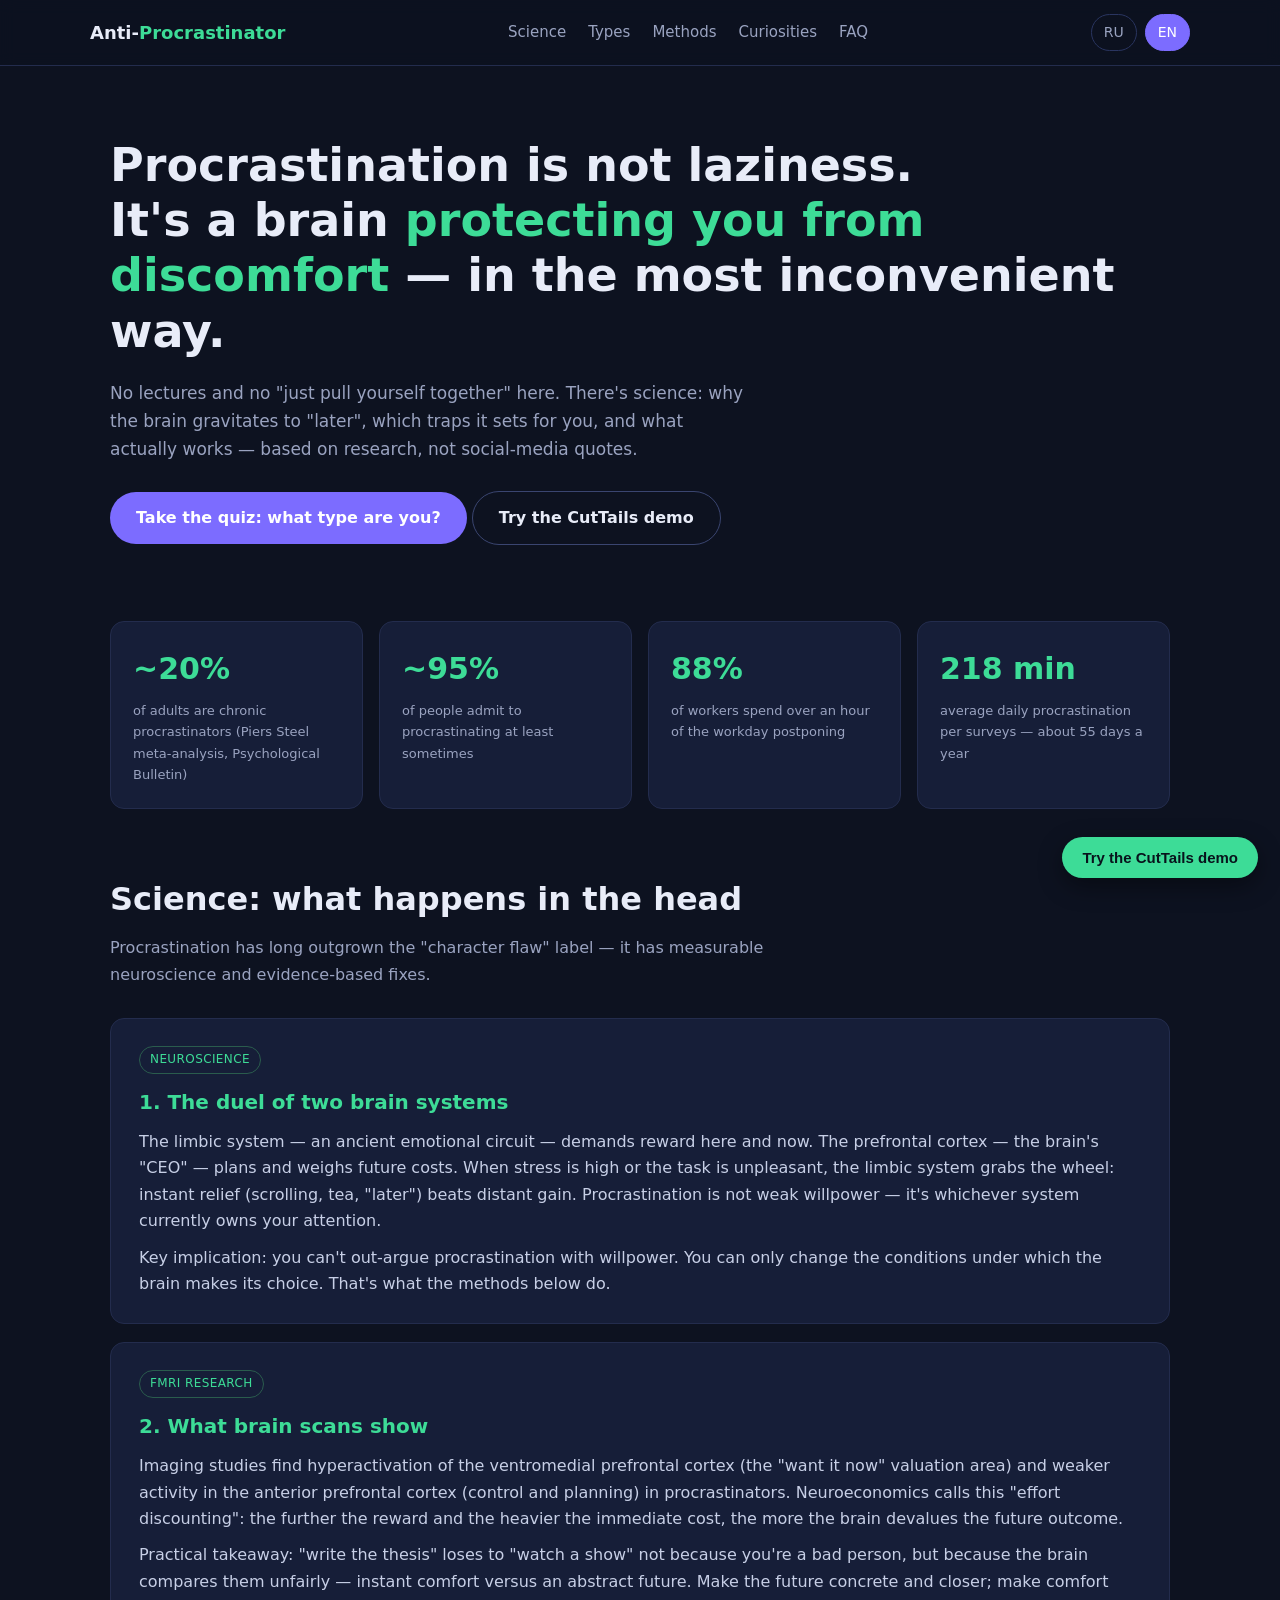
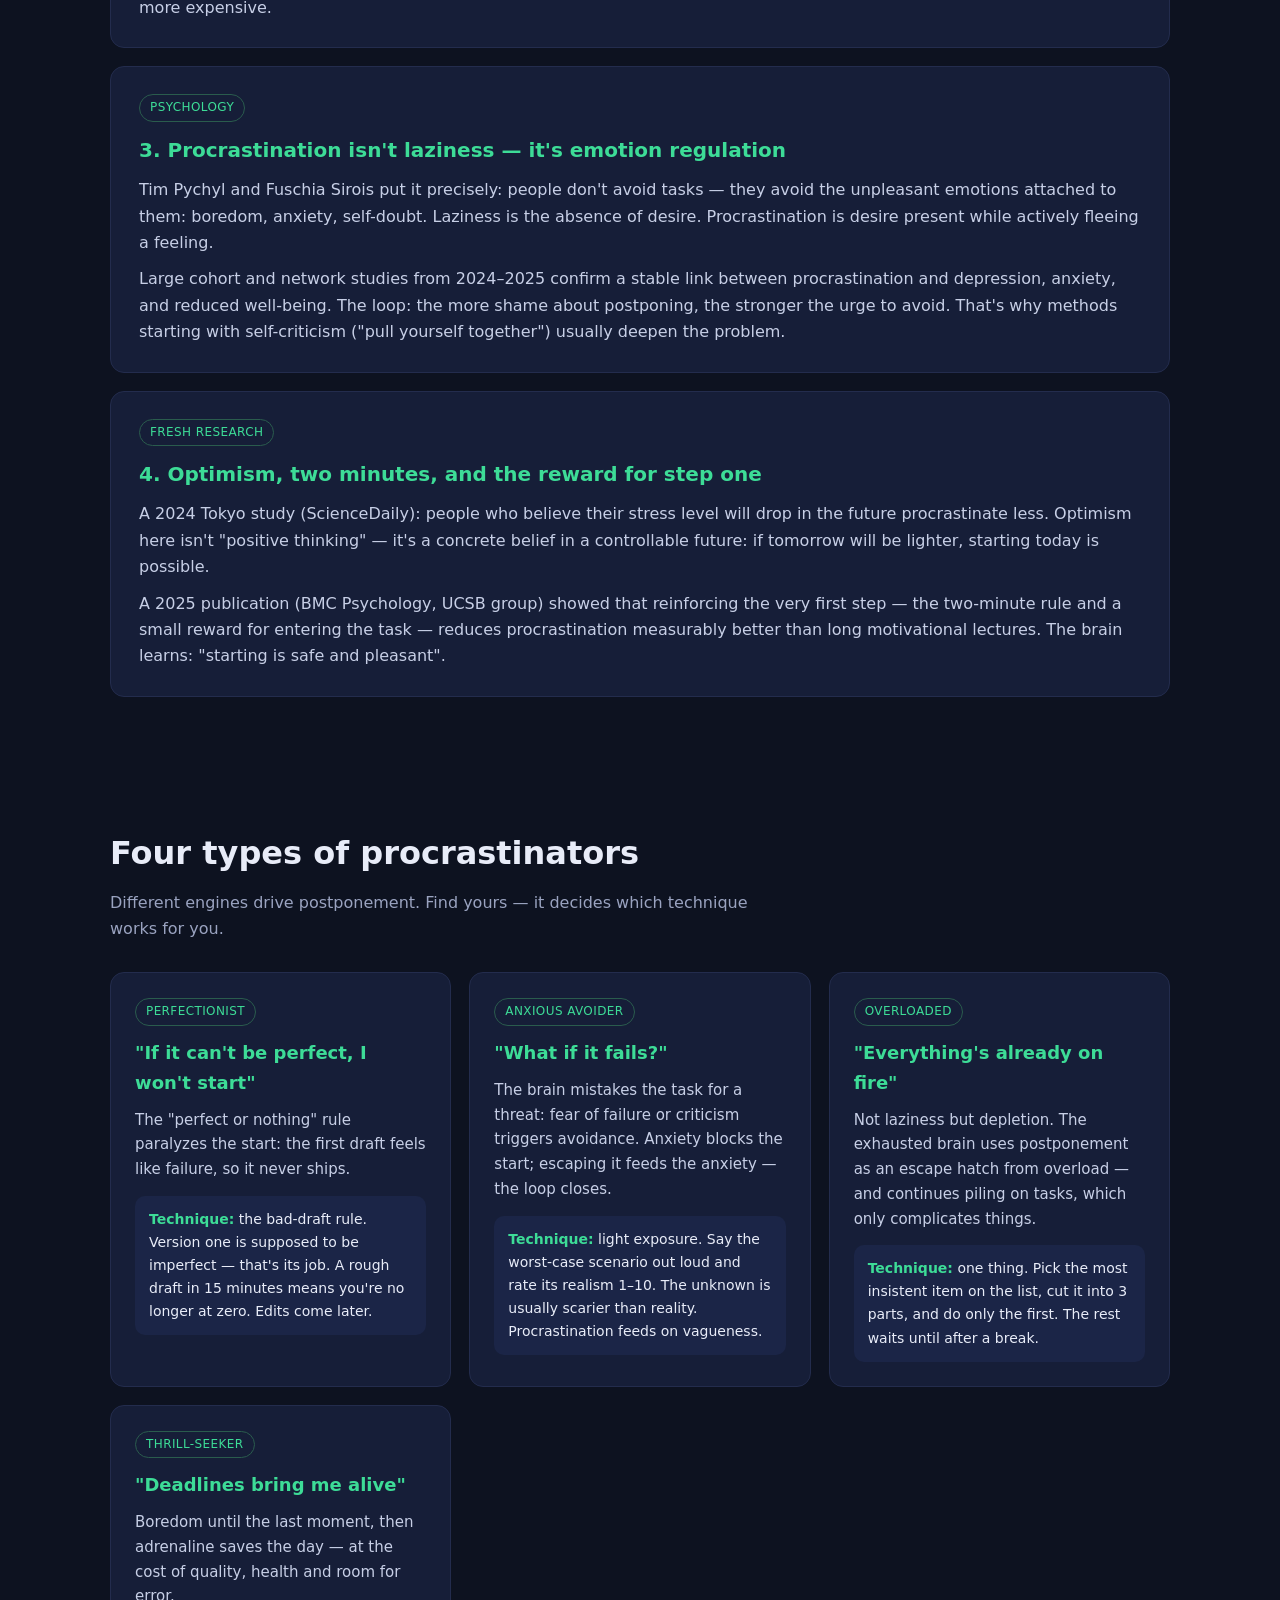
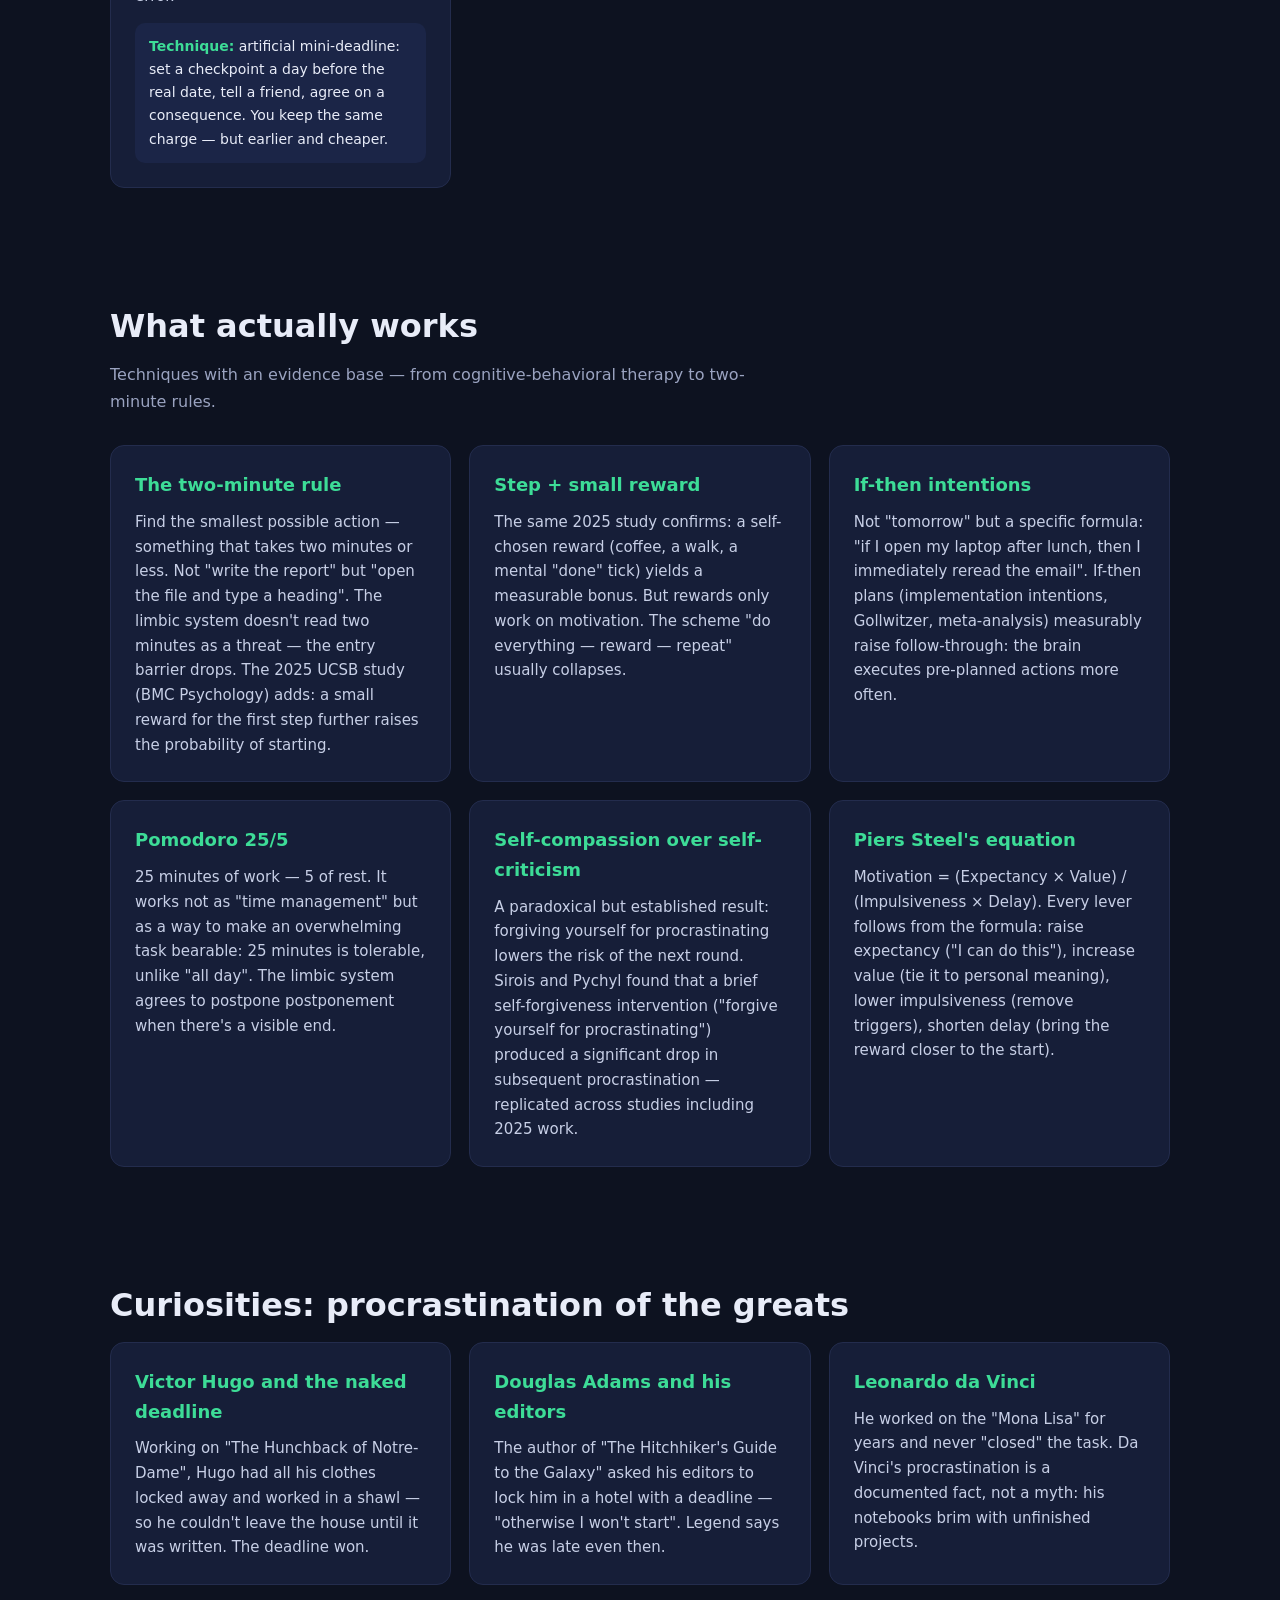
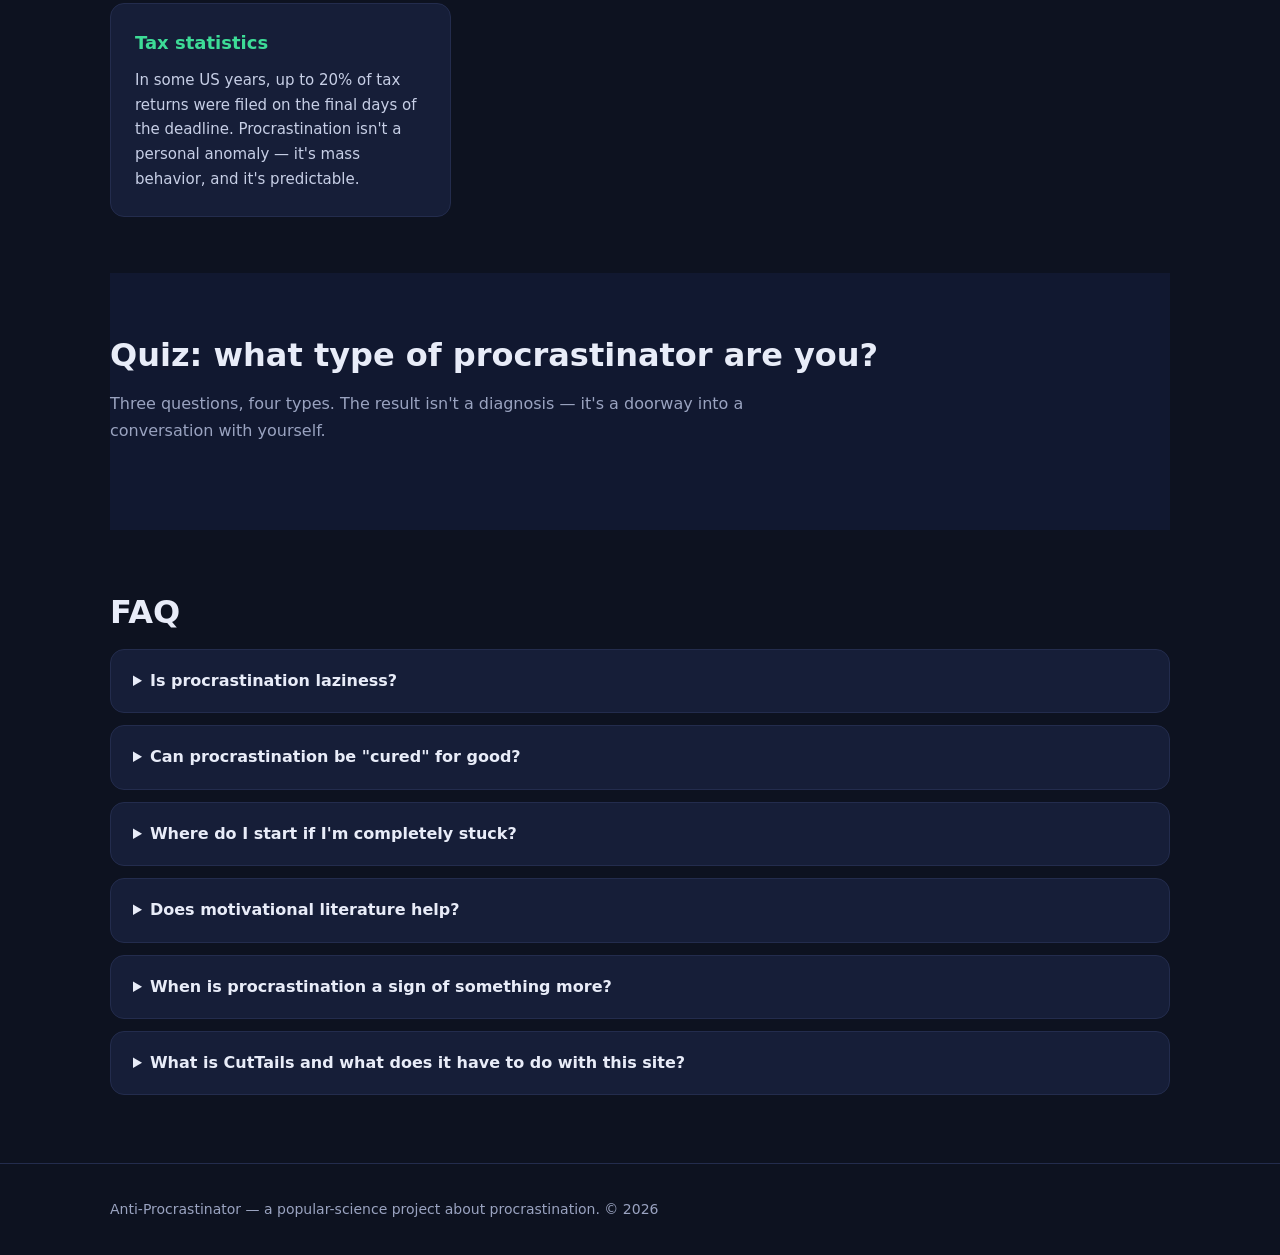
<file: index.html>
<!DOCTYPE html>
<html lang="en">
<head>
<meta charset="UTF-8">
<meta name="viewport" content="width=device-width, initial-scale=1.0">
<title>Anti-Procrastinator — redirecting</title>
<link rel="alternate" hreflang="en" href="https://anti-procrastinator.com/en/">
<link rel="alternate" hreflang="ru" href="https://anti-procrastinator.com/ru/">
<noscript><p><a href="/en/">English</a> · <a href="/ru/">Русский</a></p></noscript>
</head>
<body>
<p><a href="/en/">English</a> · <a href="/ru/">Русский</a></p>
<script>
(function(){
  var lang = (navigator.language || navigator.userLanguage || 'en').slice(0,2).toLowerCase();
  location.replace(lang === 'ru' ? '/ru/' : '/en/');
})();
</script>
<!-- Yandex.Metrika counter -->
<script type="text/javascript">
    (function(m,e,t,r,i,k,a){
        m[i]=m[i]||function(){(m[i].a=m[i].a||[]).push(arguments)};
        m[i].l=1*new Date();
        for (var j = 0; j < document.scripts.length; j++) {if (document.scripts[j].src === r) { return; }}
        k=e.createElement(t),a=e.getElementsByTagName(t)[0],k.async=1,k.src=r,a.parentNode.insertBefore(k,a)
    })(window, document,'script','https://mc.yandex.ru/metrika/tag.js?id=114655816', 'ym');

    ym(114655816, 'init', {ssr:true, webvisor:true, clickmap:true, ecommerce:"dataLayer", referrer: document.referrer, url: location.href, accurateTrackBounce:true, trackLinks:true});
</script>
<noscript><div><img src="https://mc.yandex.ru/watch/114655816" style="position:absolute; left:-9999px;" alt="" /></div></noscript>
<!-- /Yandex.Metrika counter -->
</body>
</html>
</file>
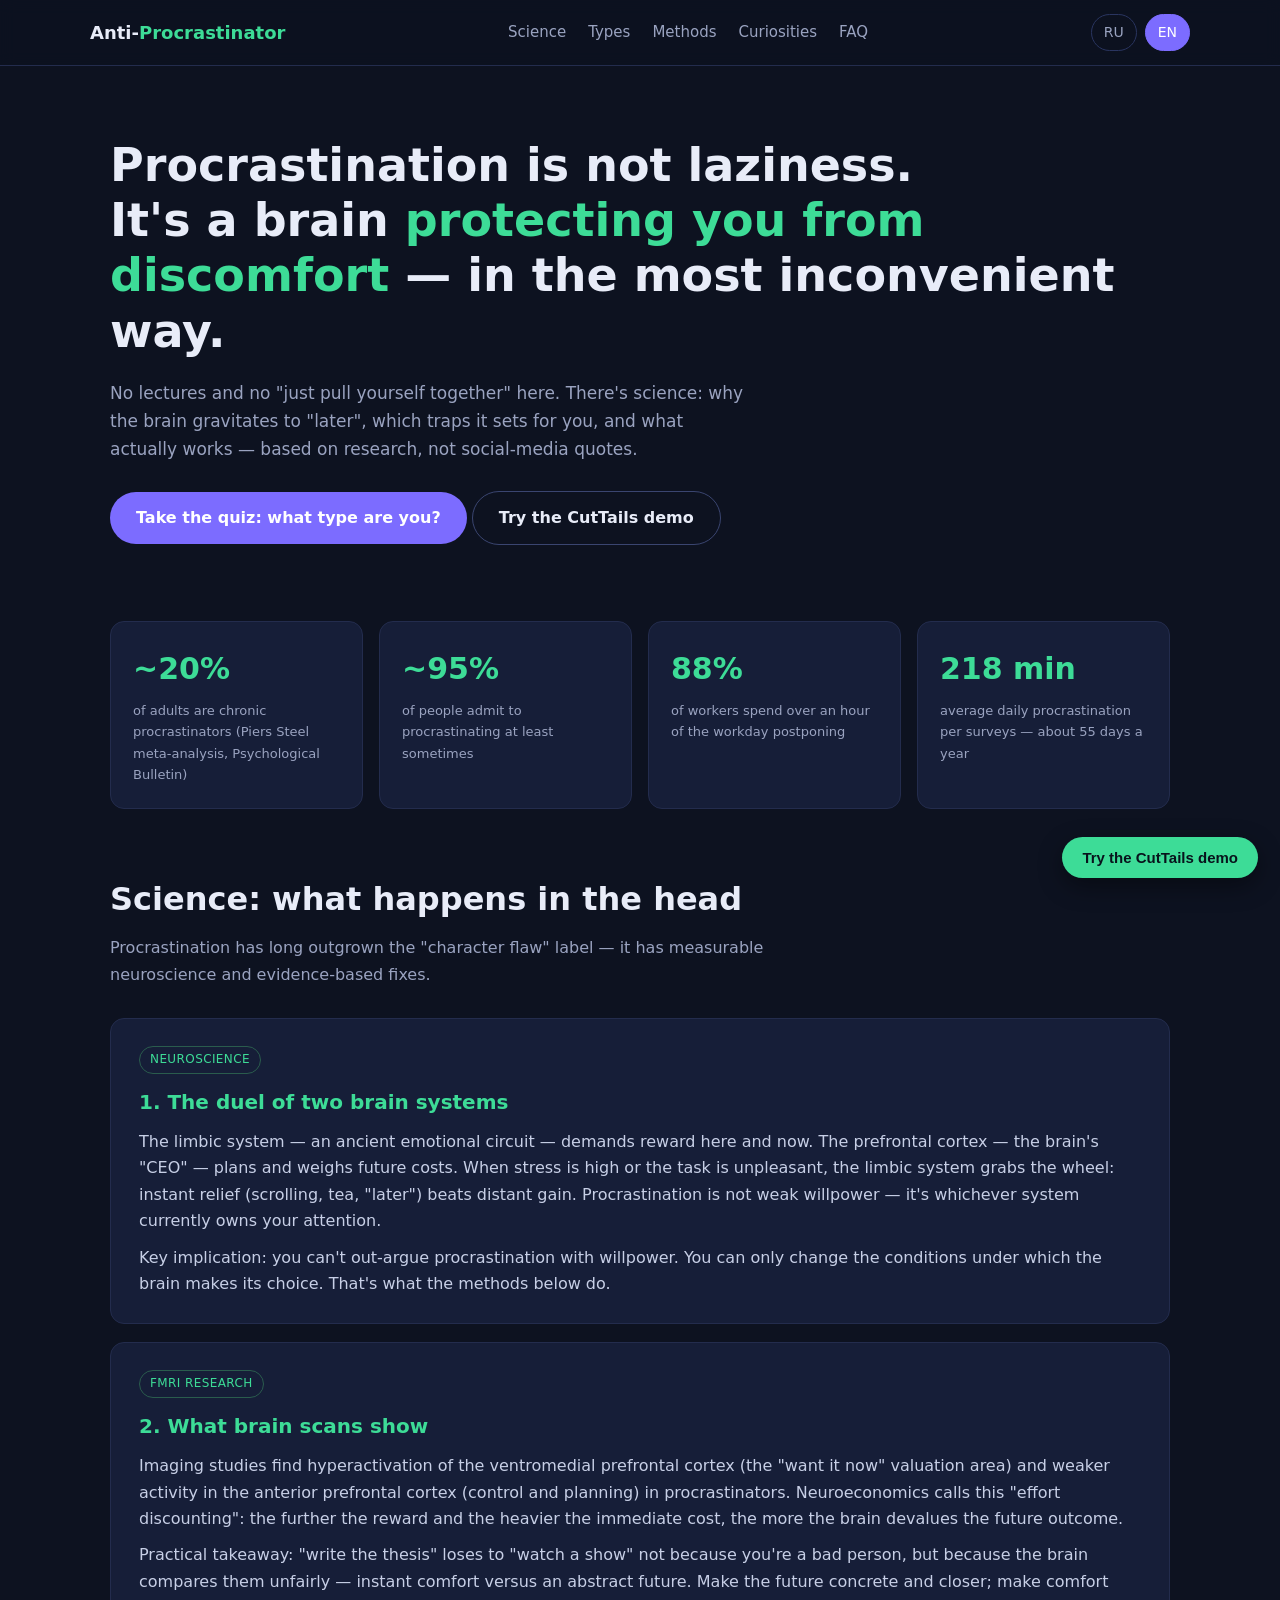
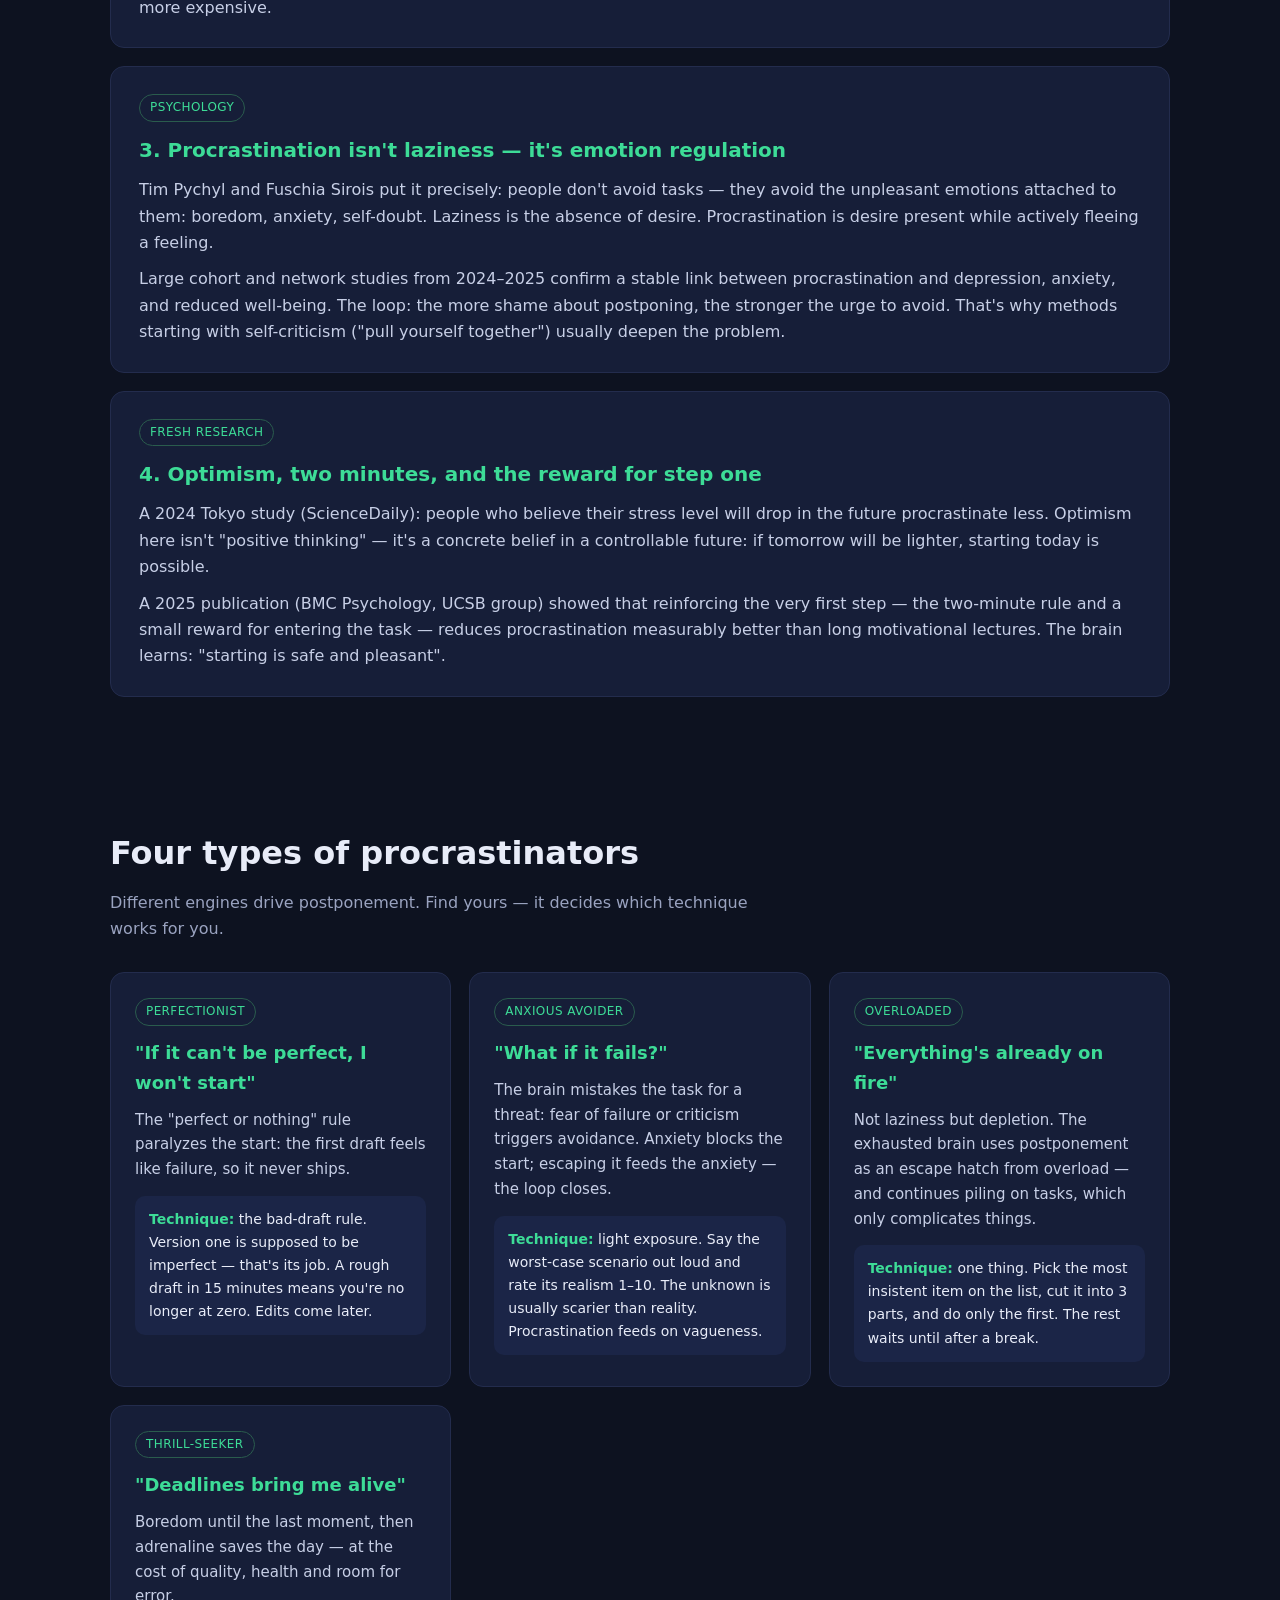
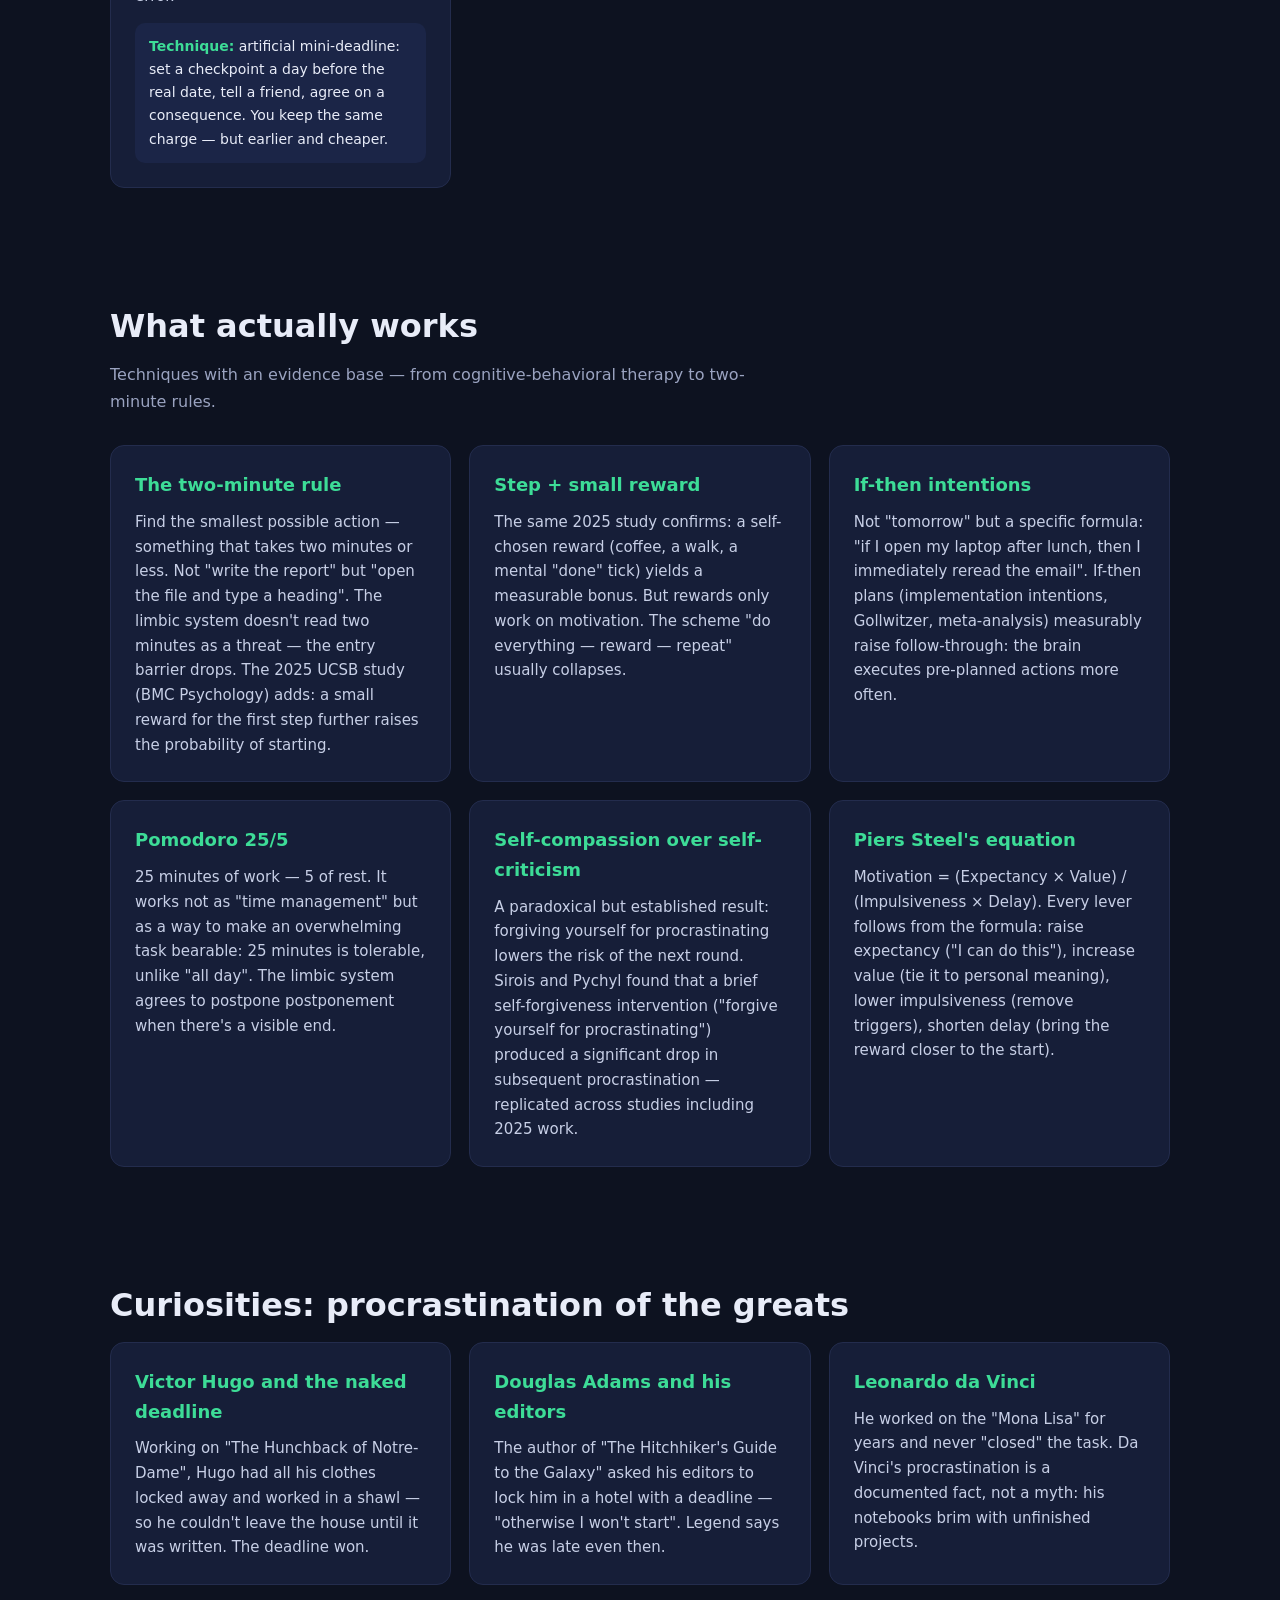
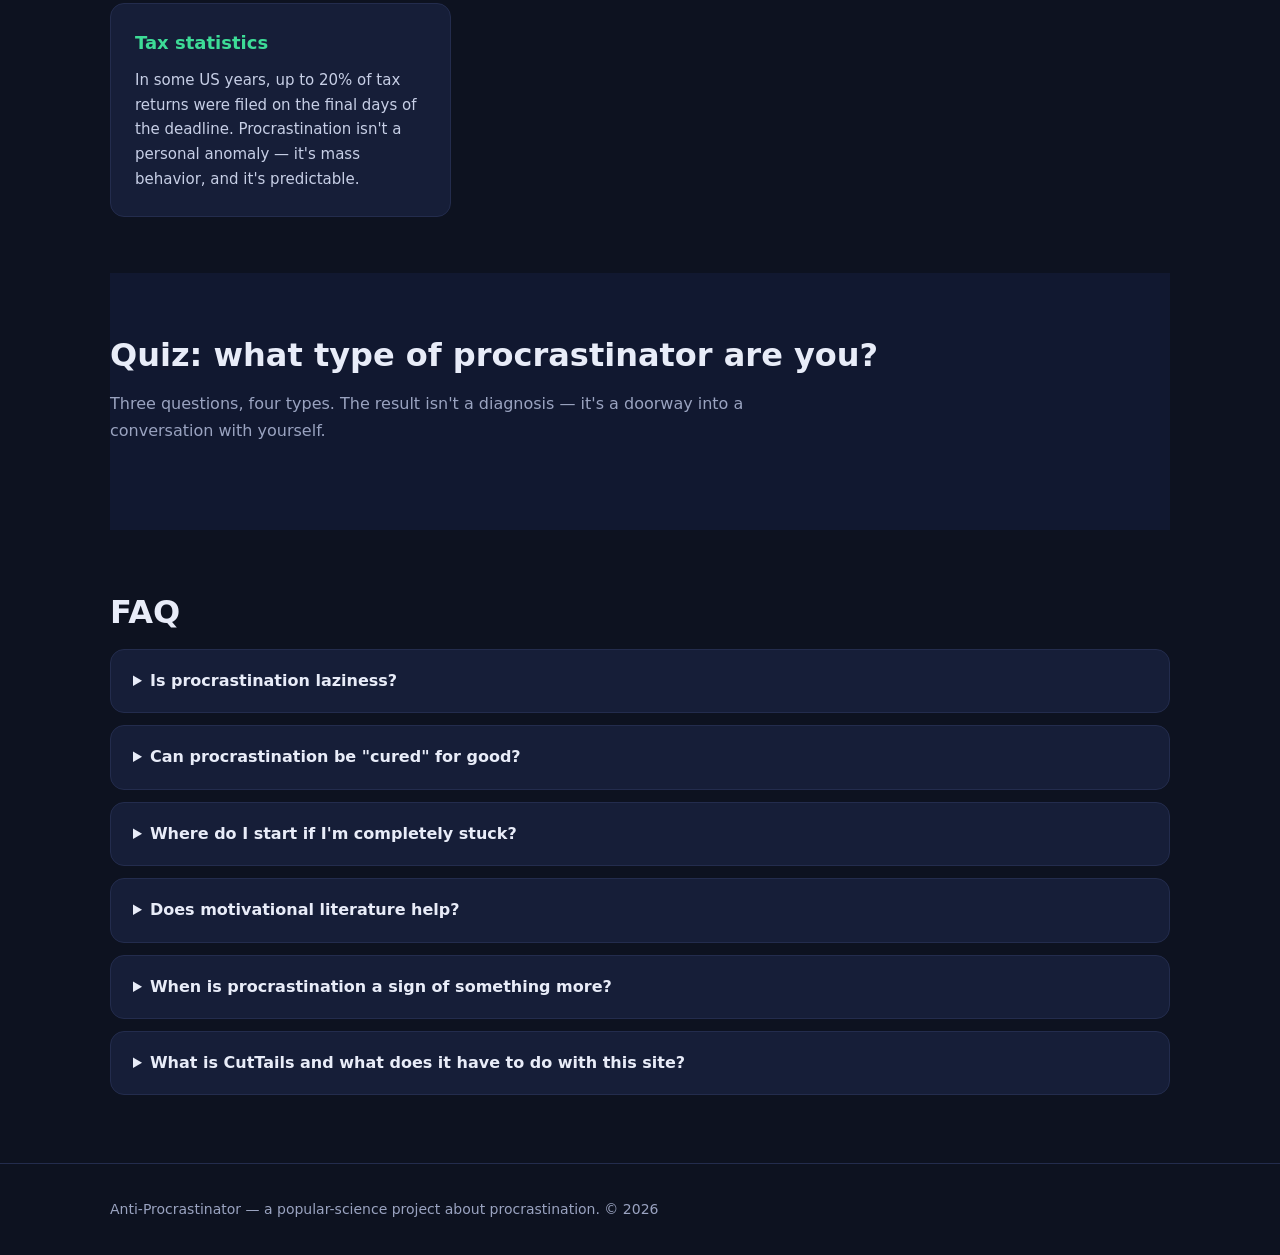
<file: en/index.html>
<!DOCTYPE html>
<html lang="en">
<head>
<meta charset="UTF-8">
<meta name="viewport" content="width=device-width, initial-scale=1.0">
<title>Procrastination Is Not Laziness | Anti-Procrastinator</title>
<meta name="description" content="The science of procrastination: why the brain postpones, 4 procrastinator types, evidence-based techniques, and a demo of the CutTails app.">
<link rel="canonical" href="https://anti-procrastinator.com/en/">
<link rel="alternate" hreflang="en" href="https://anti-procrastinator.com/en/">
<link rel="alternate" hreflang="ru" href="https://anti-procrastinator.com/ru/">
<link rel="alternate" hreflang="x-default" href="https://anti-procrastinator.com/en/">
<link rel="stylesheet" href="../css/styles.css">
</head>
<body>
<header><div class="container nav">
  <div class="logo">Anti-<span>Procrastinator</span></div>
  <nav><a href="#science">Science</a><a href="#types">Types</a><a href="#methods">Methods</a><a href="#curiosities">Curiosities</a><a href="#faq">FAQ</a></nav>
  <div class="langs"><a href="/ru/">RU</a><a href="/en/" class="active">EN</a></div>
</div></header>
<main>
<div class="container">

<div class="hero">
  <h1>Procrastination is not laziness.<br>It's a brain <em>protecting you from discomfort</em> — in the most inconvenient way.</h1>
  <p class="lead">No lectures and no "just pull yourself together" here. There's science: why the brain gravitates to "later", which traps it sets for you, and what actually works — based on research, not social-media quotes.</p>
  <a class="btn btn-primary" href="#quiz">Take the quiz: what type are you?</a>
  <a class="btn btn-ghost" href="#demo" onclick="openDemo()">Try the CutTails demo</a>
</div>

<div class="stats">
  <div class="stat"><b>~20%</b><small>of adults are chronic procrastinators (Piers Steel meta-analysis, Psychological Bulletin)</small></div>
  <div class="stat"><b>~95%</b><small>of people admit to procrastinating at least sometimes</small></div>
  <div class="stat"><b>88%</b><small>of workers spend over an hour of the workday postponing</small></div>
  <div class="stat"><b>218 min</b><small>average daily procrastination per surveys — about 55 days a year</small></div>
</div>

<section id="science">
  <h2>Science: what happens in the head</h2>
  <p class="sub">Procrastination has long outgrown the "character flaw" label — it has measurable neuroscience and evidence-based fixes.</p>

  <article class="card">
    <span class="tag">Neuroscience</span>
    <h3>1. The duel of two brain systems</h3>
    <p>The limbic system — an ancient emotional circuit — demands reward here and now. The prefrontal cortex — the brain's "CEO" — plans and weighs future costs. When stress is high or the task is unpleasant, the limbic system grabs the wheel: instant relief (scrolling, tea, "later") beats distant gain. Procrastination is not weak willpower — it's whichever system currently owns your attention.</p>
    <p>Key implication: you can't out-argue procrastination with willpower. You can only change the conditions under which the brain makes its choice. That's what the methods below do.</p>
  </article>

  <article class="card">
    <span class="tag">fMRI research</span>
    <h3>2. What brain scans show</h3>
    <p>Imaging studies find hyperactivation of the ventromedial prefrontal cortex (the "want it now" valuation area) and weaker activity in the anterior prefrontal cortex (control and planning) in procrastinators. Neuroeconomics calls this "effort discounting": the further the reward and the heavier the immediate cost, the more the brain devalues the future outcome.</p>
    <p>Practical takeaway: "write the thesis" loses to "watch a show" not because you're a bad person, but because the brain compares them unfairly — instant comfort versus an abstract future. Make the future concrete and closer; make comfort more expensive.</p>
  </article>

  <article class="card">
    <span class="tag">Psychology</span>
    <h3>3. Procrastination isn't laziness — it's emotion regulation</h3>
    <p>Tim Pychyl and Fuschia Sirois put it precisely: people don't avoid tasks — they avoid the unpleasant emotions attached to them: boredom, anxiety, self-doubt. Laziness is the absence of desire. Procrastination is desire present while actively fleeing a feeling.</p>
    <p>Large cohort and network studies from 2024–2025 confirm a stable link between procrastination and depression, anxiety, and reduced well-being. The loop: the more shame about postponing, the stronger the urge to avoid. That's why methods starting with self-criticism ("pull yourself together") usually deepen the problem.</p>
  </article>

  <article class="card">
    <span class="tag">Fresh research</span>
    <h3>4. Optimism, two minutes, and the reward for step one</h3>
    <p>A 2024 Tokyo study (ScienceDaily): people who believe their stress level will drop in the future procrastinate less. Optimism here isn't "positive thinking" — it's a concrete belief in a controllable future: if tomorrow will be lighter, starting today is possible.</p>
    <p>A 2025 publication (BMC Psychology, UCSB group) showed that reinforcing the very first step — the two-minute rule and a small reward for entering the task — reduces procrastination measurably better than long motivational lectures. The brain learns: "starting is safe and pleasant".</p>
  </article>
</section>

<section id="types">
  <h2>Four types of procrastinators</h2>
  <p class="sub">Different engines drive postponement. Find yours — it decides which technique works for you.</p>
  <div class="grid">
    <div class="tile">
      <span class="tag">Perfectionist</span>
      <h3>"If it can't be perfect, I won't start"</h3>
      <p>The "perfect or nothing" rule paralyzes the start: the first draft feels like failure, so it never ships.</p>
      <div class="tech"><b>Technique:</b> the bad-draft rule. Version one is supposed to be imperfect — that's its job. A rough draft in 15 minutes means you're no longer at zero. Edits come later.</div>
    </div>
    <div class="tile">
      <span class="tag">Anxious avoider</span>
      <h3>"What if it fails?"</h3>
      <p>The brain mistakes the task for a threat: fear of failure or criticism triggers avoidance. Anxiety blocks the start; escaping it feeds the anxiety — the loop closes.</p>
      <div class="tech"><b>Technique:</b> light exposure. Say the worst-case scenario out loud and rate its realism 1–10. The unknown is usually scarier than reality. Procrastination feeds on vagueness.</div>
    </div>
    <div class="tile">
      <span class="tag">Overloaded</span>
      <h3>"Everything's already on fire"</h3>
      <p>Not laziness but depletion. The exhausted brain uses postponement as an escape hatch from overload — and continues piling on tasks, which only complicates things.</p>
      <div class="tech"><b>Technique:</b> one thing. Pick the most insistent item on the list, cut it into 3 parts, and do only the first. The rest waits until after a break.</div>
    </div>
    <div class="tile">
      <span class="tag">Thrill-seeker</span>
      <h3>"Deadlines bring me alive"</h3>
      <p>Boredom until the last moment, then adrenaline saves the day — at the cost of quality, health and room for error.</p>
      <div class="tech"><b>Technique:</b> artificial mini-deadline: set a checkpoint a day before the real date, tell a friend, agree on a consequence. You keep the same charge — but earlier and cheaper.</div>
    </div>
  </div>
</section>

<section id="methods">
  <h2>What actually works</h2>
  <p class="sub">Techniques with an evidence base — from cognitive-behavioral therapy to two-minute rules.</p>
  <div class="grid">
    <div class="tile">
      <h3>The two-minute rule</h3>
      <p>Find the smallest possible action — something that takes two minutes or less. Not "write the report" but "open the file and type a heading". The limbic system doesn't read two minutes as a threat — the entry barrier drops. The 2025 UCSB study (BMC Psychology) adds: a small reward for the first step further raises the probability of starting.</p>
    </div>
    <div class="tile">
      <h3>Step + small reward</h3>
      <p>The same 2025 study confirms: a self-chosen reward (coffee, a walk, a mental "done" tick) yields a measurable bonus. But rewards only work on motivation. The scheme "do everything — reward — repeat" usually collapses.</p>
    </div>
    <div class="tile">
      <h3>If-then intentions</h3>
      <p>Not "tomorrow" but a specific formula: "if I open my laptop after lunch, then I immediately reread the email". If-then plans (implementation intentions, Gollwitzer, meta-analysis) measurably raise follow-through: the brain executes pre-planned actions more often.</p>
    </div>
    <div class="tile">
      <h3>Pomodoro 25/5</h3>
      <p>25 minutes of work — 5 of rest. It works not as "time management" but as a way to make an overwhelming task bearable: 25 minutes is tolerable, unlike "all day". The limbic system agrees to postpone postponement when there's a visible end.</p>
    </div>
    <div class="tile">
      <h3>Self-compassion over self-criticism</h3>
      <p>A paradoxical but established result: forgiving yourself for procrastinating lowers the risk of the next round. Sirois and Pychyl found that a brief self-forgiveness intervention ("forgive yourself for procrastinating") produced a significant drop in subsequent procrastination — replicated across studies including 2025 work.</p>
    </div>
    <div class="tile">
      <h3>Piers Steel's equation</h3>
      <p>Motivation = (Expectancy × Value) / (Impulsiveness × Delay). Every lever follows from the formula: raise expectancy ("I can do this"), increase value (tie it to personal meaning), lower impulsiveness (remove triggers), shorten delay (bring the reward closer to the start).</p>
    </div>
  </div>
</section>

<section id="curiosities">
  <h2>Curiosities: procrastination of the greats</h2>
  <div class="grid">
    <div class="tile">
      <h3>Victor Hugo and the naked deadline</h3>
      <p>Working on "The Hunchback of Notre-Dame", Hugo had all his clothes locked away and worked in a shawl — so he couldn't leave the house until it was written. The deadline won.</p>
    </div>
    <div class="tile">
      <h3>Douglas Adams and his editors</h3>
      <p>The author of "The Hitchhiker's Guide to the Galaxy" asked his editors to lock him in a hotel with a deadline — "otherwise I won't start". Legend says he was late even then.</p>
    </div>
    <div class="tile">
      <h3>Leonardo da Vinci</h3>
      <p>He worked on the "Mona Lisa" for years and never "closed" the task. Da Vinci's procrastination is a documented fact, not a myth: his notebooks brim with unfinished projects.</p>
    </div>
    <div class="tile">
      <h3>Tax statistics</h3>
      <p>In some US years, up to 20% of tax returns were filed on the final days of the deadline. Procrastination isn't a personal anomaly — it's mass behavior, and it's predictable.</p>
    </div>
  </div>
</section>

<section id="quiz">
  <h2>Quiz: what type of procrastinator are you?</h2>
  <p class="sub">Three questions, four types. The result isn't a diagnosis — it's a doorway into a conversation with yourself.</p>
  <div id="quizBlocks"></div>
  <div id="quizResult"></div>
</section>

<section id="faq">
  <h2>FAQ</h2>
  <details><summary>Is procrastination laziness?</summary><p>No. Laziness is the absence of desire. Procrastination is desire present while actively fleeing an unpleasant emotion attached to the task. The lazy person doesn't suffer; the procrastinator suffers and postpones.</p></details>
  <details><summary>Can procrastination be "cured" for good?</summary><p>Procrastination isn't an illness but a behavioral pattern. You can't cure it, but you can retrain it: change the conditions under which the brain picks "comfort now over gain later". Practice lowers the frequency and strength of relapses.</p></details>
  <details><summary>Where do I start if I'm completely stuck?</summary><p>The two-minute rule: find the smallest possible action — open the file, type a heading, send one email. Start there. The moment of entry is the most expensive; everything after is cheaper.</p></details>
  <details><summary>Does motivational literature help?</summary><p>Often not: long lectures on "how to stop postponing" become another way of postponing — you read about the fight instead of fighting. Concrete mechanics work: timers, rewards, if-then plans.</p></details>
  <details><summary>When is procrastination a sign of something more?</summary><p>If postponing comes with persistent anxiety, low mood, apathy toward everything, and disrupted sleep — see a professional: it can be a symptom of depression or an anxiety disorder that requires professional help.</p></details>
  <details><summary>What is CutTails and what does it have to do with this site?</summary><p>CutTails is an anti-procrastination app with an AI companion: it helps you unpack a nagging task, break it down, and reach the first step. The site exists to explain the nature of procrastination — and the app is there when you want to try it in practice. Open the demo with the button in the corner.</p></details>
</section>

</div>
</main>
<button id="demoBtn">Try the CutTails demo</button>
<div id="demoModal">
  <div class="demo-box">
    <div class="demo-head"><strong>CutTails Demo</strong><button onclick="closeModal()" aria-label="Close">×</button></div>
    <div class="demo-body">
      <iframe id="demoFrame" style="width:100%;height:100%;border:none;display:none"></iframe>
      <div class="demo-fallback" id="demoFallback"><p>App URL not set yet. Put your PWA URL into CONFIG.demoUrl in js/main.js — CutTails will open here.</p></div>
    </div>
  </div>
</div>
<footer><div class="container">Anti-Procrastinator — a popular-science project about procrastination. © 2026</div></footer>
<!-- Yandex.Metrika counter -->
<script type="text/javascript">
    (function(m,e,t,r,i,k,a){
        m[i]=m[i]||function(){(m[i].a=m[i].a||[]).push(arguments)};
        m[i].l=1*new Date();
        for (var j = 0; j < document.scripts.length; j++) {if (document.scripts[j].src === r) { return; }}
        k=e.createElement(t),a=e.getElementsByTagName(t)[0],k.async=1,k.src=r,a.parentNode.insertBefore(k,a)
    })(window, document,'script','https://mc.yandex.ru/metrika/tag.js?id=114655816', 'ym');

    ym(114655816, 'init', {ssr:true, webvisor:true, clickmap:true, ecommerce:"dataLayer", referrer: document.referrer, url: location.href, accurateTrackBounce:true, trackLinks:true});
</script>
<noscript><div><img src="https://mc.yandex.ru/watch/114655816" style="position:absolute; left:-9999px;" alt="" /></div></noscript>
<!-- /Yandex.Metrika counter -->
<script src="../js/main.js"></script>
</body>
</html>
</file>
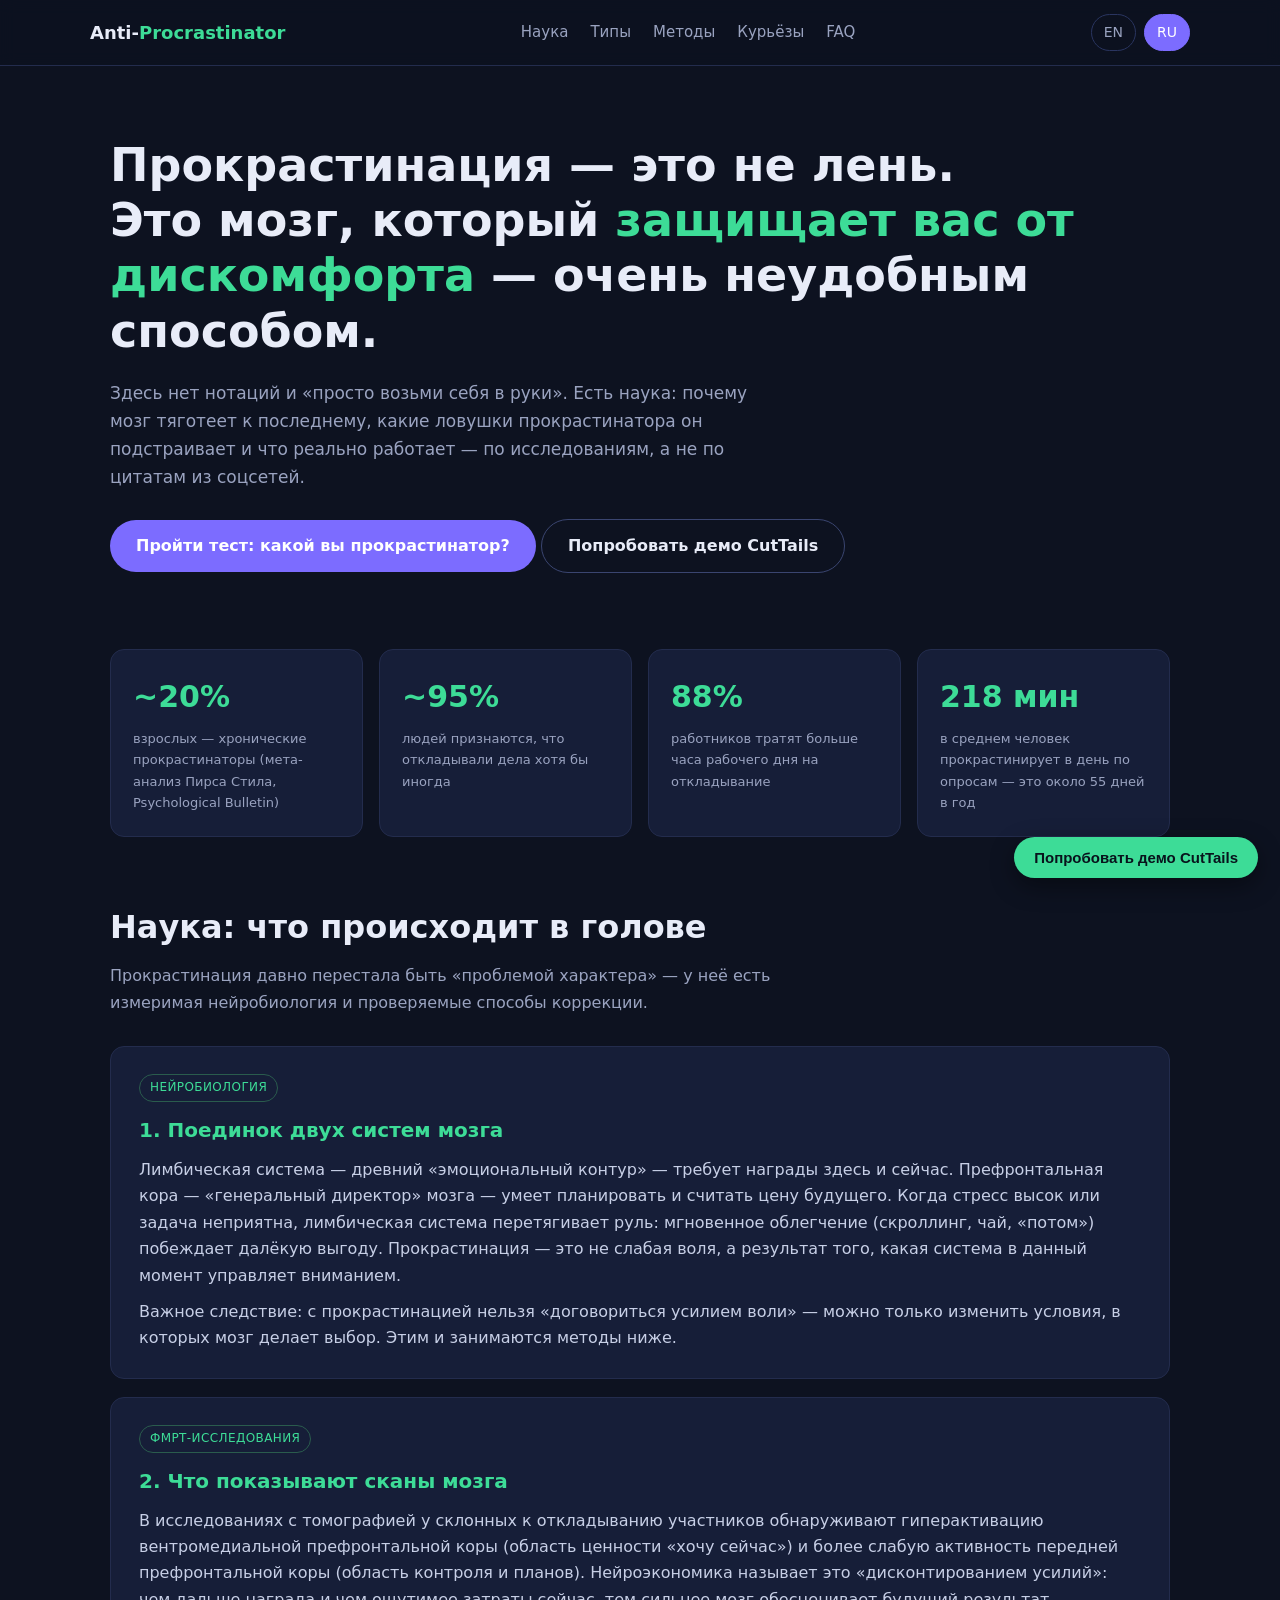
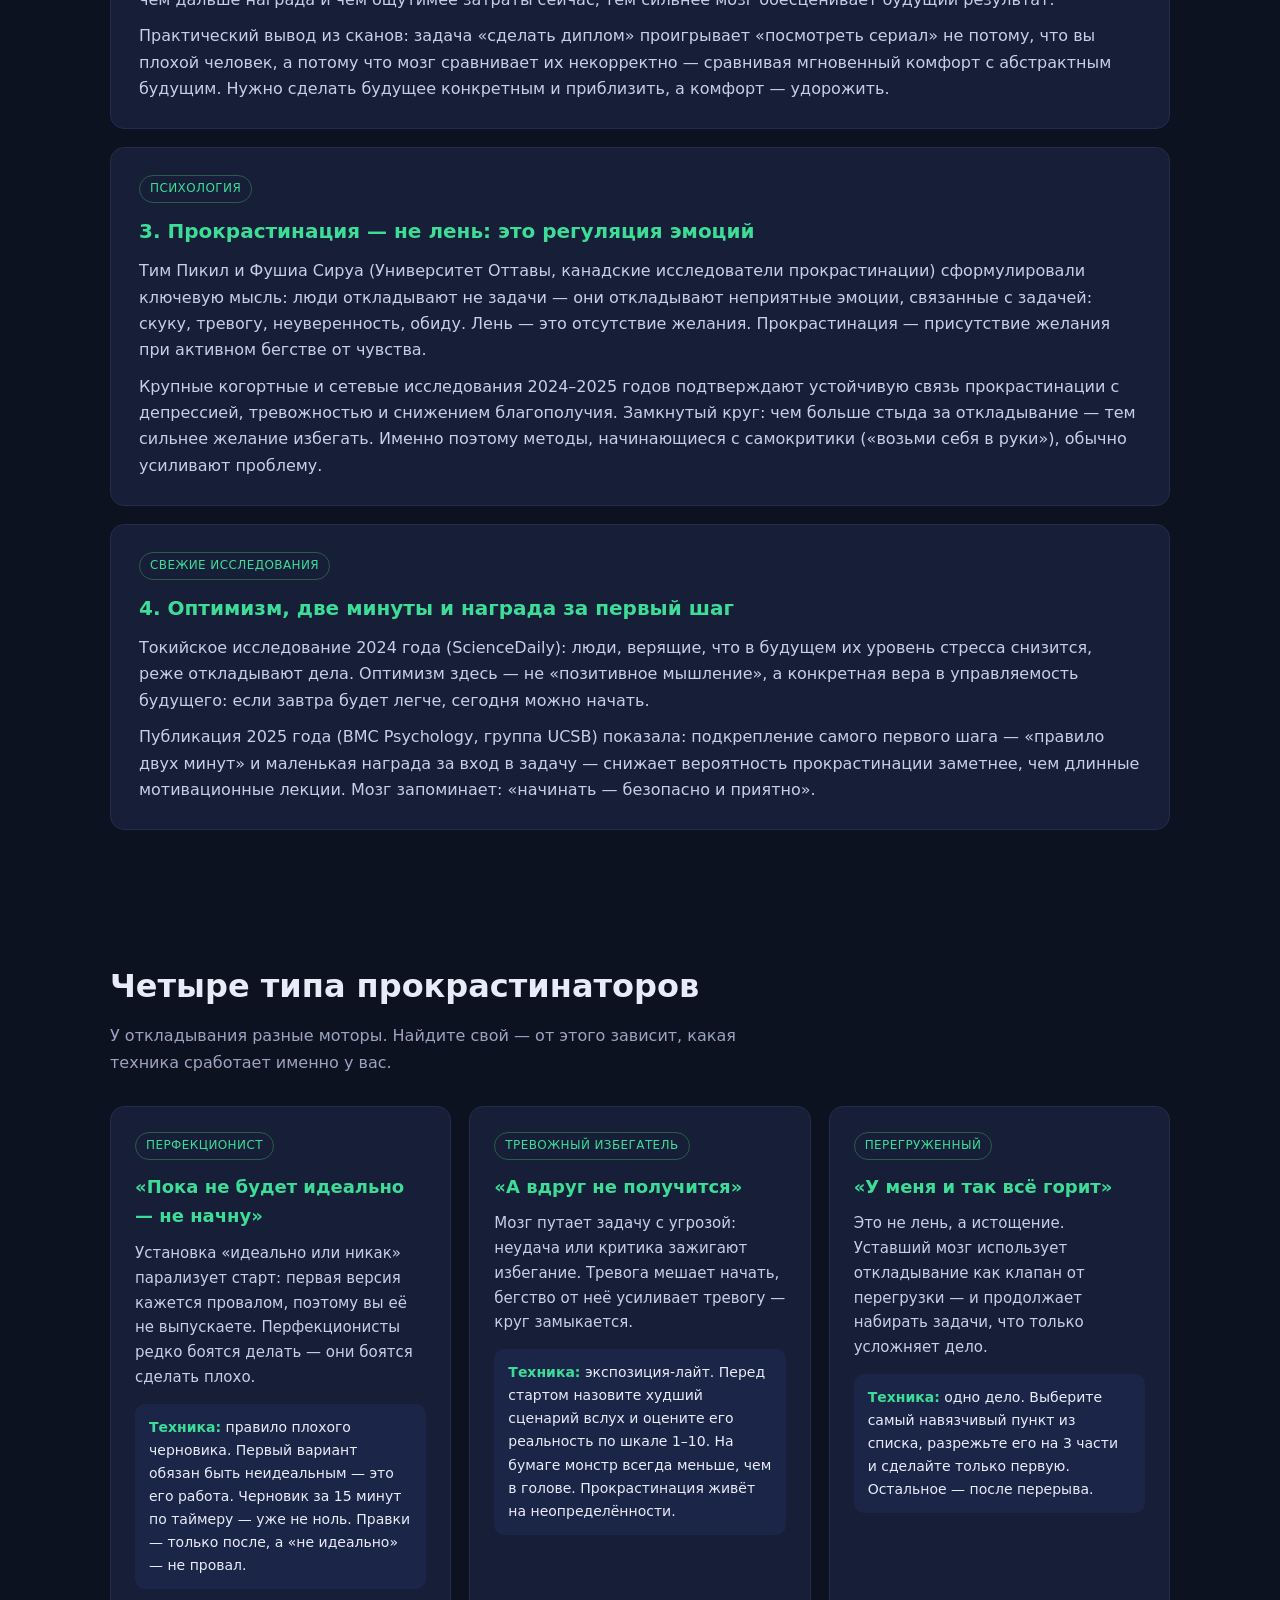
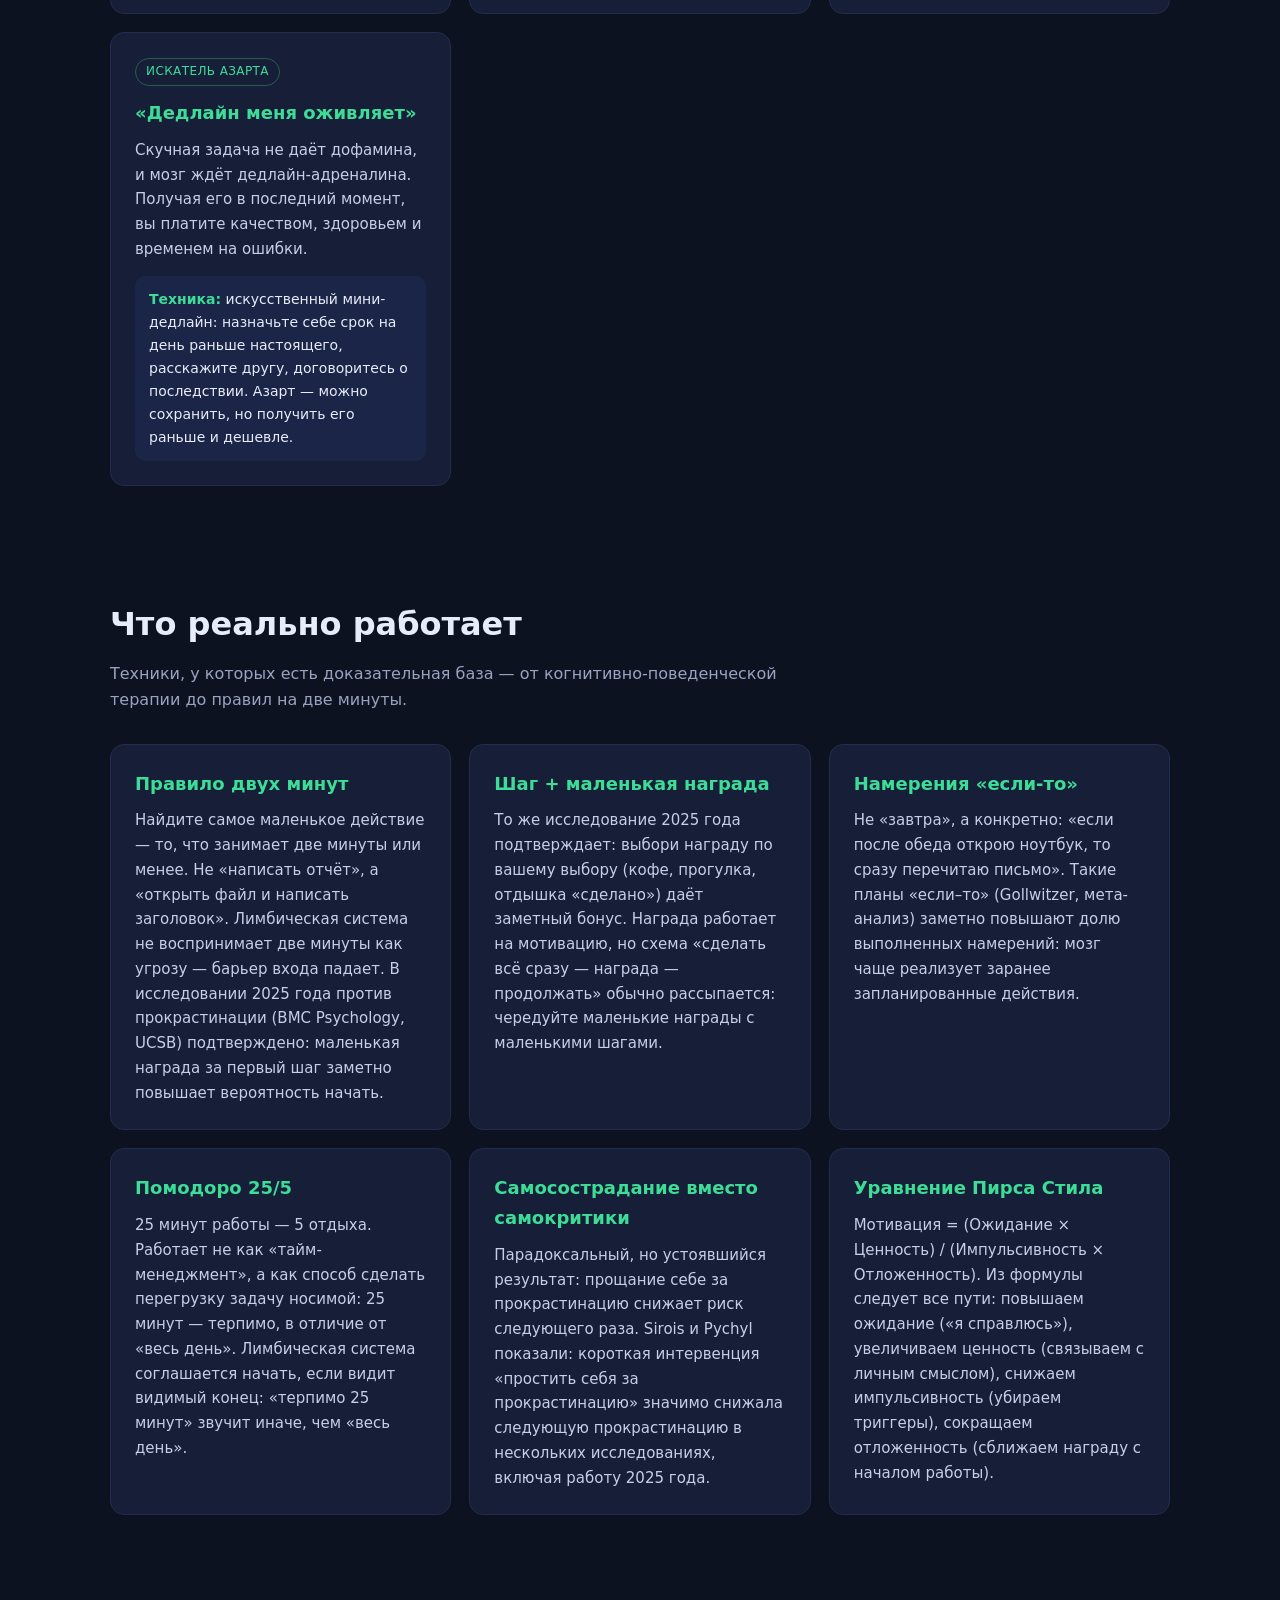
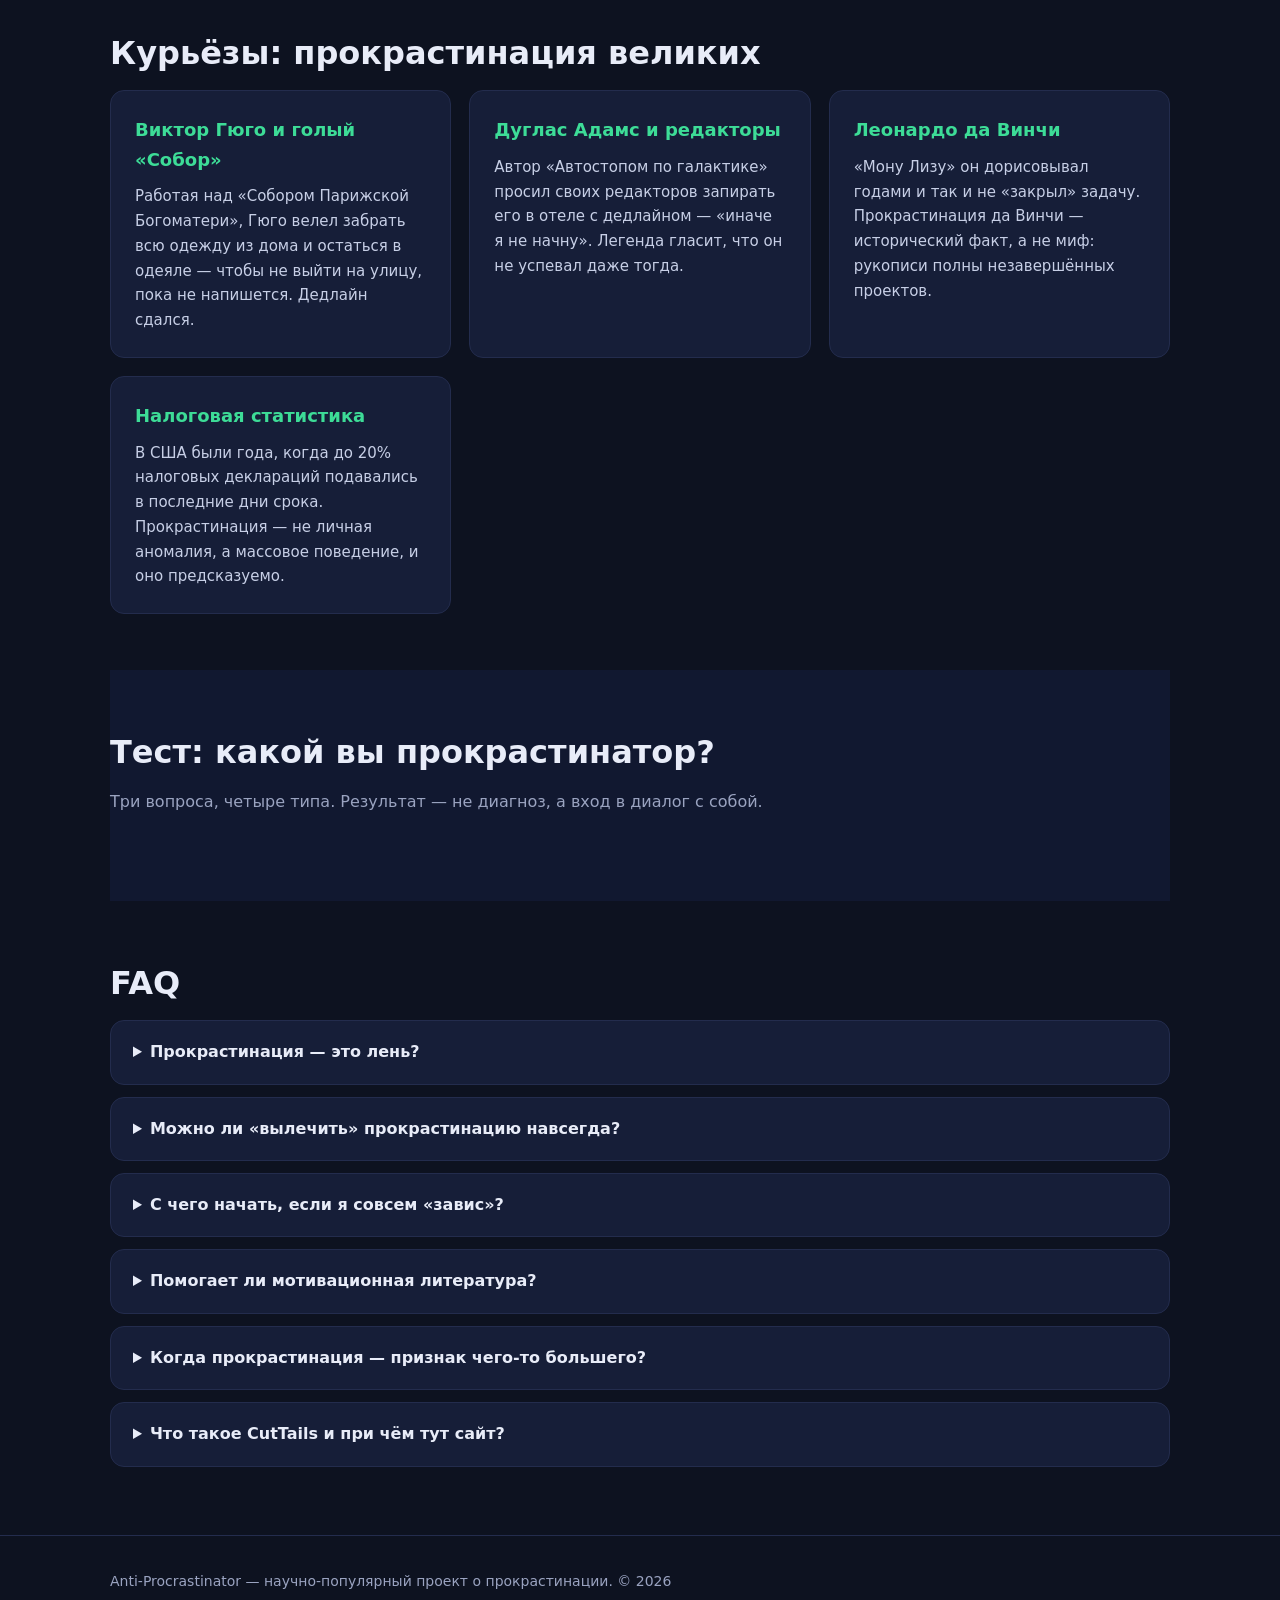
<file: ru/index.html>
<!DOCTYPE html>
<html lang="ru">
<head>
<meta charset="UTF-8">
<meta name="viewport" content="width=device-width, initial-scale=1.0">
<title>Прокрастинация — это не лень | Anti-Procrastinator</title>
<meta name="description" content="Наука о прокрастинации: почему мозг откладывает дела, 4 типа прокрастинаторов, техники с доказательной базой и демо приложения CutTails.">
<link rel="canonical" href="https://anti-procrastinator.com/ru/">
<link rel="alternate" hreflang="en" href="https://anti-procrastinator.com/en/">
<link rel="alternate" hreflang="ru" href="https://anti-procrastinator.com/ru/">
<link rel="alternate" hreflang="x-default" href="https://anti-procrastinator.com/en/">
<link rel="stylesheet" href="../css/styles.css">
</head>
<body>
<header><div class="container nav">
  <div class="logo">Anti-<span>Procrastinator</span></div>
  <nav><a href="#science">Наука</a><a href="#types">Типы</a><a href="#methods">Методы</a><a href="#curiosities">Курьёзы</a><a href="#faq">FAQ</a></nav>
  <div class="langs"><a href="/en/">EN</a><a href="/ru/" class="active">RU</a></div>
</div></header>
<main>
<div class="container">

<div class="hero">
  <h1>Прокрастинация — это не лень.<br>Это мозг, который <em>защищает вас от дискомфорта</em> — очень неудобным способом.</h1>
  <p class="lead">Здесь нет нотаций и «просто возьми себя в руки». Есть наука: почему мозг тяготеет к последнему, какие ловушки прокрастинатора он подстраивает и что реально работает — по исследованиям, а не по цитатам из соцсетей.</p>
  <a class="btn btn-primary" href="#quiz">Пройти тест: какой вы прокрастинатор?</a>
  <a class="btn btn-ghost" href="#demo" onclick="openDemo()">Попробовать демо CutTails</a>
</div>

<div class="stats">
  <div class="stat"><b>~20%</b><small>взрослых — хронические прокрастинаторы (мета-анализ Пирса Стила, Psychological Bulletin)</small></div>
  <div class="stat"><b>~95%</b><small>людей признаются, что откладывали дела хотя бы иногда</small></div>
  <div class="stat"><b>88%</b><small>работников тратят больше часа рабочего дня на откладывание</small></div>
  <div class="stat"><b>218 мин</b><small>в среднем человек прокрастинирует в день по опросам — это около 55 дней в год</small></div>
</div>

<section id="science">
  <h2>Наука: что происходит в голове</h2>
  <p class="sub">Прокрастинация давно перестала быть «проблемой характера» — у неё есть измеримая нейробиология и проверяемые способы коррекции.</p>

  <article class="card">
    <span class="tag">Нейробиология</span>
    <h3>1. Поединок двух систем мозга</h3>
    <p>Лимбическая система — древний «эмоциональный контур» — требует награды здесь и сейчас. Префронтальная кора — «генеральный директор» мозга — умеет планировать и считать цену будущего. Когда стресс высок или задача неприятна, лимбическая система перетягивает руль: мгновенное облегчение (скроллинг, чай, «потом») побеждает далёкую выгоду. Прокрастинация — это не слабая воля, а результат того, какая система в данный момент управляет вниманием.</p>
    <p>Важное следствие: с прокрастинацией нельзя «договориться усилием воли» — можно только изменить условия, в которых мозг делает выбор. Этим и занимаются методы ниже.</p>
  </article>

  <article class="card">
    <span class="tag">фМРТ-исследования</span>
    <h3>2. Что показывают сканы мозга</h3>
    <p>В исследованиях с томографией у склонных к откладыванию участников обнаруживают гиперактивацию вентромедиальной префронтальной коры (область ценности «хочу сейчас») и более слабую активность передней префронтальной коры (область контроля и планов). Нейроэкономика называет это «дисконтированием усилий»: чем дальше награда и чем ощутимее затраты сейчас, тем сильнее мозг обесценивает будущий результат.</p>
    <p>Практический вывод из сканов: задача «сделать диплом» проигрывает «посмотреть сериал» не потому, что вы плохой человек, а потому что мозг сравнивает их некорректно — сравнивая мгновенный комфорт с абстрактным будущим. Нужно сделать будущее конкретным и приблизить, а комфорт — удорожить.</p>
  </article>

  <article class="card">
    <span class="tag">Психология</span>
    <h3>3. Прокрастинация — не лень: это регуляция эмоций</h3>
    <p>Тим Пикил и Фушиа Сируа (Университет Оттавы, канадские исследователи прокрастинации) сформулировали ключевую мысль: люди откладывают не задачи — они откладывают неприятные эмоции, связанные с задачей: скуку, тревогу, неуверенность, обиду. Лень — это отсутствие желания. Прокрастинация — присутствие желания при активном бегстве от чувства.</p>
    <p>Крупные когортные и сетевые исследования 2024–2025 годов подтверждают устойчивую связь прокрастинации с депрессией, тревожностью и снижением благополучия. Замкнутый круг: чем больше стыда за откладывание — тем сильнее желание избегать. Именно поэтому методы, начинающиеся с самокритики («возьми себя в руки»), обычно усиливают проблему.</p>
  </article>

  <article class="card">
    <span class="tag">Свежие исследования</span>
    <h3>4. Оптимизм, две минуты и награда за первый шаг</h3>
    <p>Токийское исследование 2024 года (ScienceDaily): люди, верящие, что в будущем их уровень стресса снизится, реже откладывают дела. Оптимизм здесь — не «позитивное мышление», а конкретная вера в управляемость будущего: если завтра будет легче, сегодня можно начать.</p>
    <p>Публикация 2025 года (BMC Psychology, группа UCSB) показала: подкрепление самого первого шага — «правило двух минут» и маленькая награда за вход в задачу — снижает вероятность прокрастинации заметнее, чем длинные мотивационные лекции. Мозг запоминает: «начинать — безопасно и приятно».</p>
  </article>
</section>

<section id="types">
  <h2>Четыре типа прокрастинаторов</h2>
  <p class="sub">У откладывания разные моторы. Найдите свой — от этого зависит, какая техника сработает именно у вас.</p>
  <div class="grid">
    <div class="tile">
      <span class="tag">Перфекционист</span>
      <h3>«Пока не будет идеально — не начну»</h3>
      <p>Установка «идеально или никак» парализует старт: первая версия кажется провалом, поэтому вы её не выпускаете. Перфекционисты редко боятся делать — они боятся сделать плохо.</p>
      <div class="tech"><b>Техника:</b> правило плохого черновика. Первый вариант обязан быть неидеальным — это его работа. Черновик за 15 минут по таймеру — уже не ноль. Правки — только после, а «не идеально» — не провал.</div>
    </div>
    <div class="tile">
      <span class="tag">Тревожный избегатель</span>
      <h3>«А вдруг не получится»</h3>
      <p>Мозг путает задачу с угрозой: неудача или критика зажигают избегание. Тревога мешает начать, бегство от неё усиливает тревогу — круг замыкается.</p>
      <div class="tech"><b>Техника:</b> экспозиция-лайт. Перед стартом назовите худший сценарий вслух и оцените его реальность по шкале 1–10. На бумаге монстр всегда меньше, чем в голове. Прокрастинация живёт на неопределённости.</div>
    </div>
    <div class="tile">
      <span class="tag">Перегруженный</span>
      <h3>«У меня и так всё горит»</h3>
      <p>Это не лень, а истощение. Уставший мозг использует откладывание как клапан от перегрузки — и продолжает набирать задачи, что только усложняет дело.</p>
      <div class="tech"><b>Техника:</b> одно дело. Выберите самый навязчивый пункт из списка, разрежьте его на 3 части и сделайте только первую. Остальное — после перерыва.</div>
    </div>
    <div class="tile">
      <span class="tag">Искатель азарта</span>
      <h3>«Дедлайн меня оживляет»</h3>
      <p>Скучная задача не даёт дофамина, и мозг ждёт дедлайн-адреналина. Получая его в последний момент, вы платите качеством, здоровьем и временем на ошибки.</p>
      <div class="tech"><b>Техника:</b> искусственный мини-дедлайн: назначьте себе срок на день раньше настоящего, расскажите другу, договоритесь о последствии. Азарт — можно сохранить, но получить его раньше и дешевле.</div>
    </div>
  </div>
</section>

<section id="methods">
  <h2>Что реально работает</h2>
  <p class="sub">Техники, у которых есть доказательная база — от когнитивно-поведенческой терапии до правил на две минуты.</p>
  <div class="grid">
    <div class="tile">
      <h3>Правило двух минут</h3>
      <p>Найдите самое маленькое действие — то, что занимает две минуты или менее. Не «написать отчёт», а «открыть файл и написать заголовок». Лимбическая система не воспринимает две минуты как угрозу — барьер входа падает. В исследовании 2025 года против прокрастинации (BMC Psychology, UCSB) подтверждено: маленькая награда за первый шаг заметно повышает вероятность начать.</p>
    </div>
    <div class="tile">
      <h3>Шаг + маленькая награда</h3>
      <p>То же исследование 2025 года подтверждает: выбори награду по вашему выбору (кофе, прогулка, отдышка «сделано») даёт заметный бонус. Награда работает на мотивацию, но схема «сделать всё сразу — награда — продолжать» обычно рассыпается: чередуйте маленькие награды с маленькими шагами.</p>
    </div>
    <div class="tile">
      <h3>Намерения «если-то»</h3>
      <p>Не «завтра», а конкретно: «если после обеда открою ноутбук, то сразу перечитаю письмо». Такие планы «если–то» (Gollwitzer, мета-анализ) заметно повышают долю выполненных намерений: мозг чаще реализует заранее запланированные действия.</p>
    </div>
    <div class="tile">
      <h3>Помодоро 25/5</h3>
      <p>25 минут работы — 5 отдыха. Работает не как «тайм-менеджмент», а как способ сделать перегрузку задачу носимой: 25 минут — терпимо, в отличие от «весь день». Лимбическая система соглашается начать, если видит видимый конец: «терпимо 25 минут» звучит иначе, чем «весь день».</p>
    </div>
    <div class="tile">
      <h3>Самосострадание вместо самокритики</h3>
      <p>Парадоксальный, но устоявшийся результат: прощание себе за прокрастинацию снижает риск следующего раза. Sirois и Pychyl показали: короткая интервенция «простить себя за прокрастинацию» значимо снижала следующую прокрастинацию в нескольких исследованиях, включая работу 2025 года.</p>
    </div>
    <div class="tile">
      <h3>Уравнение Пирса Стила</h3>
      <p>Мотивация = (Ожидание × Ценность) / (Импульсивность × Отложенность). Из формулы следует все пути: повышаем ожидание («я справлюсь»), увеличиваем ценность (связываем с личным смыслом), снижаем импульсивность (убираем триггеры), сокращаем отложенность (сближаем награду с началом работы).</p>
    </div>
  </div>
</section>

<section id="curiosities">
  <h2>Курьёзы: прокрастинация великих</h2>
  <div class="grid">
    <div class="tile">
      <h3>Виктор Гюго и голый «Собор»</h3>
      <p>Работая над «Собором Парижской Богоматери», Гюго велел забрать всю одежду из дома и остаться в одеяле — чтобы не выйти на улицу, пока не напишется. Дедлайн сдался.</p>
    </div>
    <div class="tile">
      <h3>Дуглас Адамс и редакторы</h3>
      <p>Автор «Автостопом по галактике» просил своих редакторов запирать его в отеле с дедлайном — «иначе я не начну». Легенда гласит, что он не успевал даже тогда.</p>
    </div>
    <div class="tile">
      <h3>Леонардо да Винчи</h3>
      <p>«Мону Лизу» он дорисовывал годами и так и не «закрыл» задачу. Прокрастинация да Винчи — исторический факт, а не миф: рукописи полны незавершённых проектов.</p>
    </div>
    <div class="tile">
      <h3>Налоговая статистика</h3>
      <p>В США были года, когда до 20% налоговых деклараций подавались в последние дни срока. Прокрастинация — не личная аномалия, а массовое поведение, и оно предсказуемо.</p>
    </div>
  </div>
</section>

<section id="quiz">
  <h2>Тест: какой вы прокрастинатор?</h2>
  <p class="sub">Три вопроса, четыре типа. Результат — не диагноз, а вход в диалог с собой.</p>
  <div id="quizBlocks"></div>
  <div id="quizResult"></div>
</section>

<section id="faq">
  <h2>FAQ</h2>
  <details><summary>Прокрастинация — это лень?</summary><p>Нет. Лень — отсутствие желания. Прокрастинация — присутствие желания при активном бегстве от неприятной эмоции, связанной с задачей. Ленивый не страдает, прокрастинатор — страдает и откладывает.</p></details>
  <details><summary>Можно ли «вылечить» прокрастинацию навсегда?</summary><p>Прокрастинация — не болезнь, а поведенческий паттерн. Его нельзя «вылечить», но можно переучить: менять условия, при которых мозг выбирает «сейчас комфорт против потом выгоды». Практика снижает частоту и силу срывов.</p></details>
  <details><summary>С чего начать, если я совсем «завис»?</summary><p>Правило двух минут: найдите самое маленькое действие по задаче — открыть файл, написать заголовок, отправить одно письмо. Начните с него. Момент входа — самый дорогой, дальше дешевле.</p></details>
  <details><summary>Помогает ли мотивационная литература?</summary><p>Часто нет: длинные лекции «как перестать откладывать» сами становятся способом откладывания — вы читаете про борьбу вместо того, чтобы бороться. Работают конкретные механики: таймеры, награды, «если-то»-планы.</p></details>
  <details><summary>Когда прокрастинация — признак чего-то большего?</summary><p>Если откладывание сочетается с постоянной тревогой, подавленностью, апатией ко всему, нарушением сна — стоит обратиться к специалисту: это может быть симптомом депрессии или тревожного расстройства, которые требуют помощи профессионала.</p></details>
  <details><summary>Что такое CutTails и при чём тут сайт?</summary><p>CutTails — приложение против прокрастинации с ИИ-компаньоном: помогает разобрать навязчивую задачу, разбить её и дойти до первого шага. Сайт существует, чтобы объяснять природу прокрастинации — а приложение, когда вы захотите попробовать это на практике, будет под рукой. Демо можно открыть кнопкой в углу экрана.</p></details>
</section>

</div>
</main>
<button id="demoBtn">Попробовать демо CutTails</button>
<div id="demoModal">
  <div class="demo-box">
    <div class="demo-head"><strong>CutTails Demo</strong><button onclick="closeModal()" aria-label="Close">×</button></div>
    <div class="demo-body">
      <iframe id="demoFrame" style="width:100%;height:100%;border:none;display:none"></iframe>
      <div class="demo-fallback" id="demoFallback"><p>Пока не задан адрес приложения. В файле js/main.js вставьте URL вашей PWA в CONFIG.demoUrl — и здесь откроется CutTails.</p></div>
    </div>
  </div>
</div>
<footer><div class="container">Anti-Procrastinator — научно-популярный проект о прокрастинации. © 2026</div></footer>
<!-- Yandex.Metrika counter -->
<script type="text/javascript">
    (function(m,e,t,r,i,k,a){
        m[i]=m[i]||function(){(m[i].a=m[i].a||[]).push(arguments)};
        m[i].l=1*new Date();
        for (var j = 0; j < document.scripts.length; j++) {if (document.scripts[j].src === r) { return; }}
        k=e.createElement(t),a=e.getElementsByTagName(t)[0],k.async=1,k.src=r,a.parentNode.insertBefore(k,a)
    })(window, document,'script','https://mc.yandex.ru/metrika/tag.js?id=114655816', 'ym');

    ym(114655816, 'init', {ssr:true, webvisor:true, clickmap:true, ecommerce:"dataLayer", referrer: document.referrer, url: location.href, accurateTrackBounce:true, trackLinks:true});
</script>
<noscript><div><img src="https://mc.yandex.ru/watch/114655816" style="position:absolute; left:-9999px;" alt="" /></div></noscript>
<!-- /Yandex.Metrika counter -->
<script src="../js/main.js"></script>
</body>
</html>
</file>
<file: css/styles.css>
:root{
  --bg:#0d1220; --bg2:#111830; --card:#161e38; --card2:#1b2547;
  --text:#e8ecf8; --muted:#9aa3c0; --accent:#7c6cff; --accent2:#3ddc97;
  --danger:#ff6b81; --radius:14px;
}
*{margin:0;padding:0;box-sizing:border-box}
html{scroll-behavior:smooth}
body{background:var(--bg);color:var(--text);font-family:'Segoe UI',system-ui,-apple-system,sans-serif;line-height:1.65}
a{color:var(--accent2);text-decoration:none}
a:hover{text-decoration:underline}
/* Ширина страницы: контейнер по центру, readability */
.container{max-width:1100px;margin:0 auto;padding:0 20px}
header{position:sticky;top:0;background:rgba(13,18,32,.92);backdrop-filter:blur(8px);border-bottom:1px solid #232c4d;z-index:50}
.nav{display:flex;align-items:center;justify-content:space-between;padding:14px 0}
.logo{font-weight:800;font-size:18px;color:var(--text)}
.logo span{color:var(--accent2)}
.nav nav{display:flex;gap:22px;flex-wrap:wrap}
.nav nav a{color:var(--muted);font-size:15px}
.nav nav a:hover{color:var(--text);text-decoration:none}
.langs{display:flex;gap:8px}
.langs a{padding:6px 12px;border-radius:20px;border:1px solid #2a3560;font-size:14px;color:var(--muted)}
.langs a.active{background:var(--accent);color:#fff;border-color:var(--accent)}
.hero{padding:72px 0 48px}
.hero h1{font-size:clamp(30px,4.5vw,46px);line-height:1.2;font-weight:800}
.hero h1 em{color:var(--accent2);font-style:normal}
.hero p.lead{margin:20px 0 28px;color:var(--muted);max-width:640px;font-size:17px}
.btn{display:inline-block;padding:13px 26px;border-radius:28px;font-weight:600;cursor:pointer;border:none;font-size:16px}
.btn-primary{background:var(--accent);color:#fff}
.btn-primary:hover{background:#6a58ff;text-decoration:none}
.btn-ghost{background:transparent;color:var(--text);border:1px solid #3a4570}
.btn-ghost:hover{border-color:var(--accent2);text-decoration:none}
.stats{display:grid;grid-template-columns:repeat(auto-fit,minmax(200px,1fr));gap:16px;padding:28px 0 8px}
.stat{background:var(--card);border:1px solid #232c4d;border-radius:var(--radius);padding:22px}
.stat b{display:block;font-size:30px;color:var(--accent2)}
.stat small{color:var(--muted);font-size:13px;display:block;margin-top:6px}
section{padding:56px 0}
h2{font-size:clamp(24px,3vw,32px);margin-bottom:10px}
.sub{color:var(--muted);max-width:680px;margin-bottom:30px}
article.card{background:var(--card);border:1px solid #232c4d;border-radius:var(--radius);padding:26px 28px;margin-bottom:18px}
article.card h3{color:var(--accent2);font-size:20px;margin-bottom:10px}
article.card p{color:#c7cfe6;margin-bottom:10px}
article.card p:last-child{margin-bottom:0}
.tag{display:inline-block;font-size:12px;letter-spacing:.4px;text-transform:uppercase;color:var(--accent2);border:1px solid #2a5c4d;border-radius:14px;padding:3px 10px;margin-bottom:12px}
.grid{display:grid;grid-template-columns:repeat(auto-fit,minmax(280px,1fr));gap:18px}
.tile{background:var(--card);border:1px solid #232c4d;border-radius:var(--radius);padding:24px}
.tile h3{color:var(--accent2);font-size:18px;margin-bottom:10px}
.tile p{color:#c7cfe6;font-size:15px}
.tile .tech{margin-top:14px;background:var(--card2);border-radius:10px;padding:12px 14px;font-size:14px}
.tile .tech b{color:var(--accent2)}
.quote{border-left:3px solid var(--accent);padding:4px 0 4px 16px;color:var(--muted);font-style:italic;margin:12px 0}
/* Тест */
#quiz{background:var(--bg2)}
.qblock{background:var(--card);border:1px solid #232c4d;border-radius:var(--radius);padding:26px;margin-bottom:16px}
.qblock h3{font-size:18px;margin-bottom:14px}
.opts{display:flex;flex-direction:column;gap:10px}
.opts button{text-align:left;background:var(--card2);border:1px solid #2a3560;color:var(--text);padding:12px 16px;border-radius:10px;cursor:pointer;font-size:15px}
.opts button:hover{border-color:var(--accent2)}
#quizResult{background:var(--card2);border:1px solid var(--accent);border-radius:var(--radius);padding:26px;margin-top:20px;display:none}
#quizResult h3{color:var(--accent2);margin-bottom:10px}
/* FAQ */
details{background:var(--card);border:1px solid #232c4d;border-radius:var(--radius);padding:18px 22px;margin-bottom:12px}
details summary{cursor:pointer;font-weight:600}
details p{margin-top:12px;color:#c7cfe6}
/* Демо-виджет */
#demoBtn{position:fixed;right:22px;bottom:22px;z-index:100;background:var(--accent2);color:#08131c;padding:12px 20px;border-radius:30px;font-weight:700;box-shadow:0 8px 24px rgba(0,0,0,.4);border:none;cursor:pointer;font-size:15px}
#demoModal{position:fixed;inset:0;background:rgba(5,8,16,.8);display:none;z-index:200;align-items:center;justify-content:center;padding:20px}
#demoModal.open{display:flex}
.demo-box{background:var(--bg2);border:1px solid #2a3560;border-radius:16px;width:min(900px,100%);height:min(80vh,700px);display:flex;flex-direction:column;overflow:hidden}
.demo-head{display:flex;justify-content:space-between;align-items:center;padding:12px 18px;border-bottom:1px solid #232c4d}
.demo-head button{background:none;border:none;color:var(--muted);font-size:22px;cursor:pointer}
.demo-body{flex:1;overflow:auto}
.demo-fallback{padding:40px;text-align:center;color:var(--muted)}
footer{border-top:1px solid #232c4d;padding:34px 0;color:var(--muted);font-size:14px}
@media(max-width:720px){.nav nav{display:none}}
</file>
